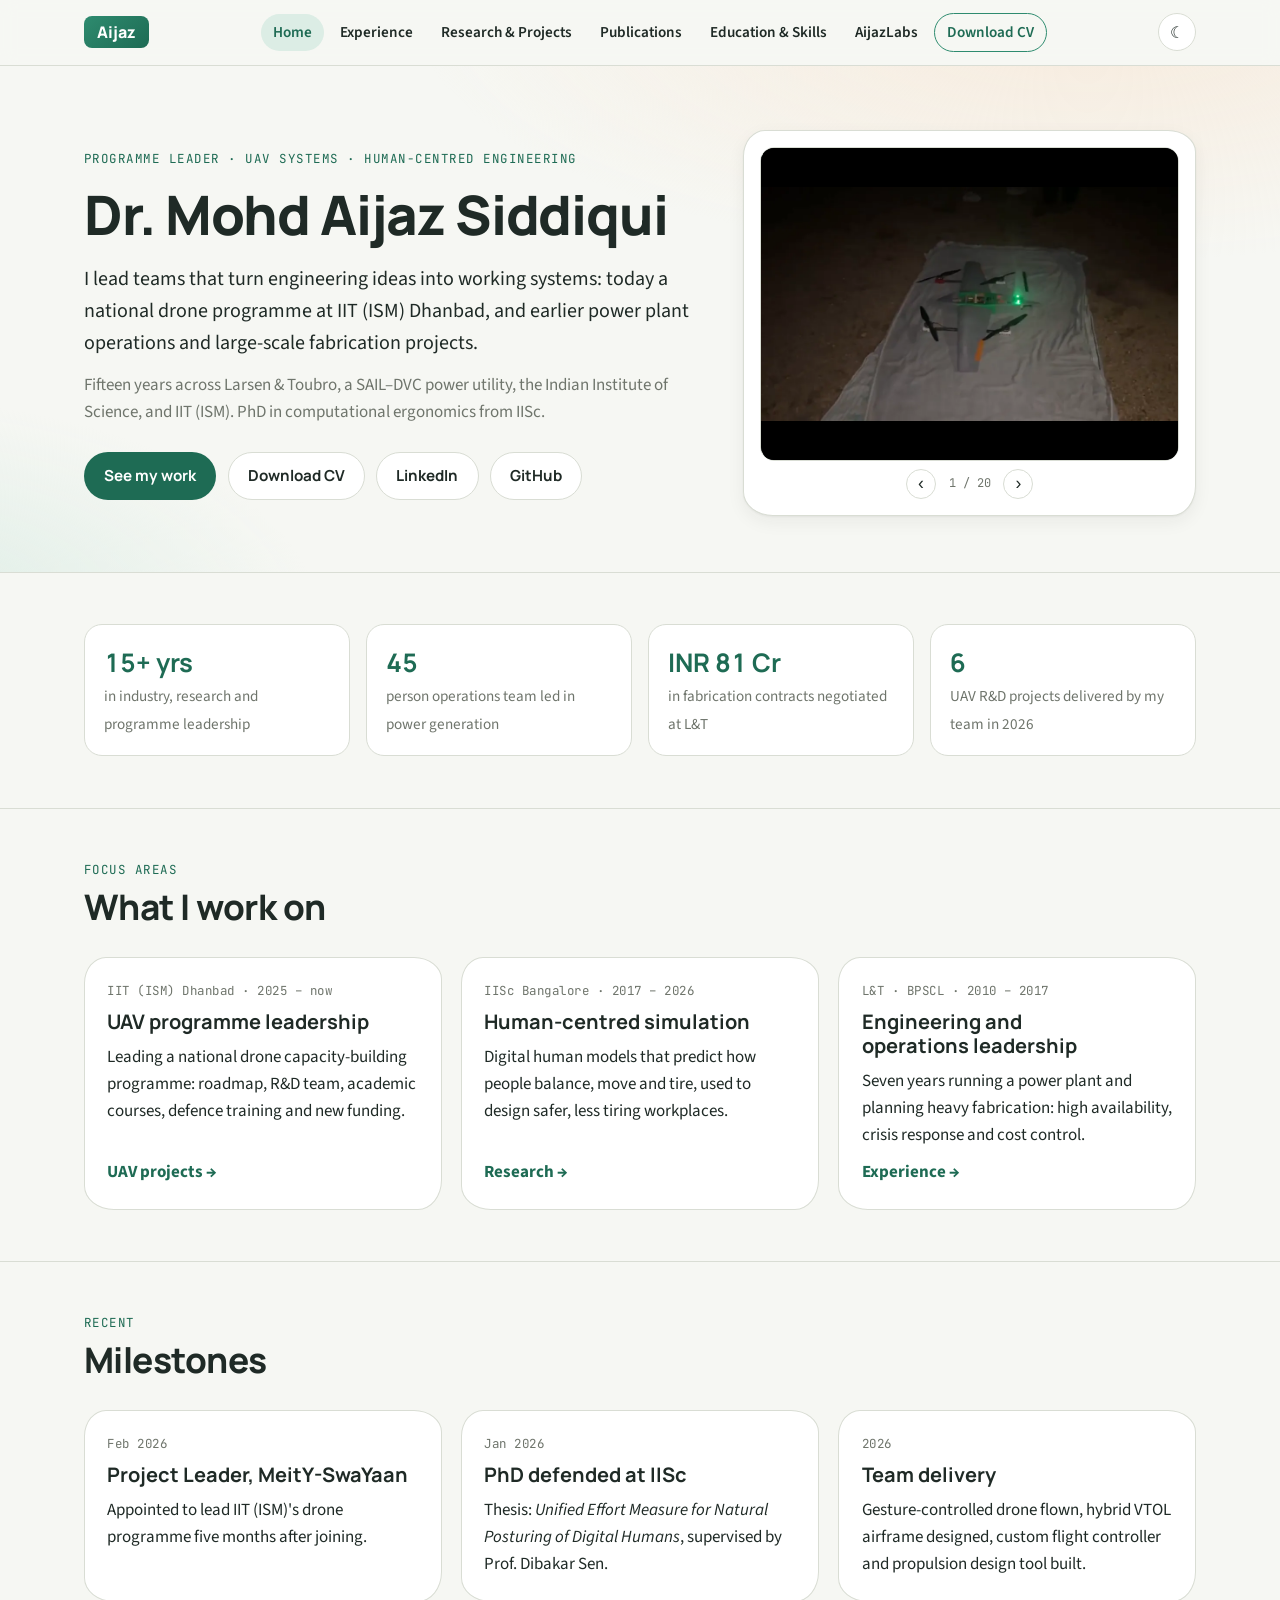
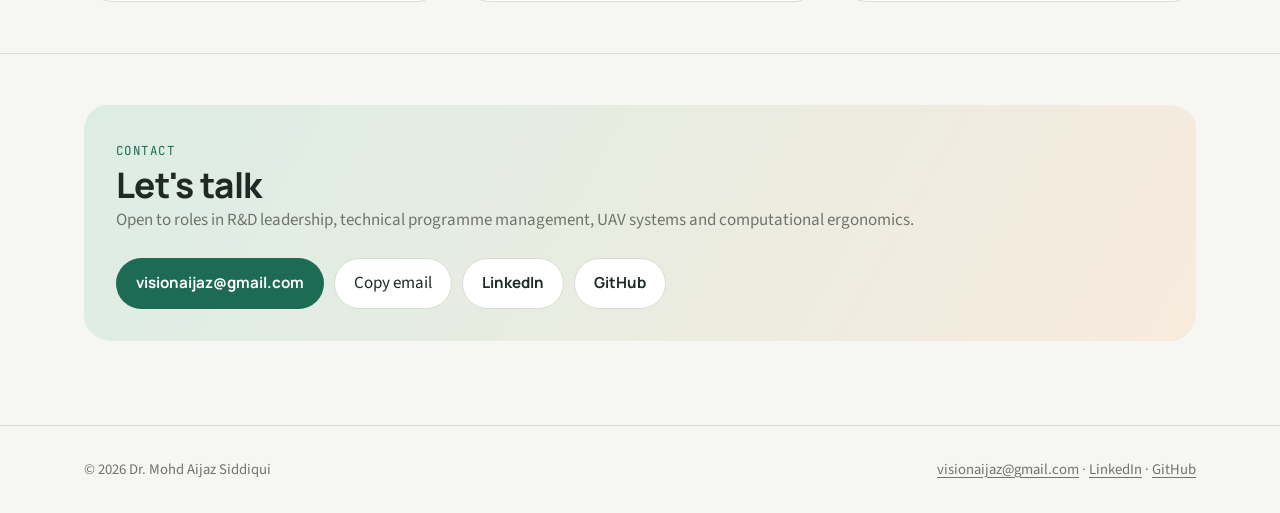
<file: index.html>
<!doctype html>
<html lang="en">
<head>
<meta charset="utf-8">
<meta name="viewport" content="width=device-width, initial-scale=1">
<title>Dr. Mohd Aijaz Siddiqui</title>
<meta name="description" content="Dr. Mohd Aijaz Siddiqui: Project Leader for UAV systems at IIT (ISM) Dhanbad, PhD (IISc) in digital human modeling, and engineering manager with 15+ years of experience.">
<link rel="preconnect" href="https://fonts.googleapis.com">
<link rel="preconnect" href="https://fonts.gstatic.com" crossorigin>
<link rel="stylesheet" href="https://fonts.googleapis.com/css2?family=JetBrains+Mono:wght@400;600&family=Manrope:wght@600;700;800&family=Source+Sans+3:ital,wght@0,400;0,600;0,700;1,400&display=swap">
<link rel="stylesheet" href="assets/style.css?v=23">
<script src="assets/site.js?v=7"></script>
</head>
<body>

<header class="site-header">
  <nav class="wrap nav" aria-label="Main">
    <a class="brand" href="index.html"><span class="brand-mark">Aijaz</span></a>
    <div class="nav-tools">
      <button class="icon-btn" id="theme-toggle" type="button" aria-label="Switch theme">☾</button>
      <button class="icon-btn menu-btn" id="menu-toggle" type="button" aria-label="Open menu" aria-expanded="false" aria-controls="nav-links">☰</button>
    </div>
    <ul class="nav-links" id="nav-links">
      <li><a href="index.html" aria-current="page">Home</a></li>
      <li><a href="experience.html">Experience</a></li>
      <li><a href="research.html">Research &amp; Projects</a></li>
      <li><a href="publications.html">Publications</a></li>
      <li><a href="skills.html">Education &amp; Skills</a></li>
      <li><a href="apps.html">AijazLabs</a></li>
      <li><a class="cv-link" href="assets/Aijaz-Siddiqui-CV.pdf">Download CV</a></li>
    </ul>
  </nav>
</header>

<main>
  <section class="hero">
    <div class="wrap hero-inner">
      <div>
        <span class="eyebrow">Programme Leader · UAV Systems · Human-Centred Engineering</span>
        <h1>Dr. Mohd Aijaz Siddiqui</h1>
        <p class="lede">I lead teams that turn engineering ideas into working systems: today a national drone programme at IIT (ISM) Dhanbad, and earlier power plant operations and large-scale fabrication projects.</p>
        <p class="sub">Fifteen years across Larsen &amp; Toubro, a SAIL–DVC power utility, the Indian Institute of Science, and IIT (ISM). PhD in computational ergonomics from IISc.</p>
        <div class="cta-row">
          <a class="btn btn-primary" href="research.html">See my work</a>
          <a class="btn btn-ghost" href="assets/Aijaz-Siddiqui-CV.pdf">Download CV</a>
          <a class="btn btn-ghost" href="https://www.linkedin.com/in/eraijaz/" target="_blank" rel="noopener">LinkedIn</a>
          <a class="btn btn-ghost" href="https://github.com/digitalAijaz" target="_blank" rel="noopener">GitHub</a>
        </div>
      </div>

      <div class="figure-card hero-show">
        <div class="slideshow" data-interval="3500" aria-roledescription="carousel" aria-label="Photos, videos and figures from my work">
          <div class="slides">
            <figure class="slide slide-dark is-active">
              <video src="assets/figures/vtol/vtol-media2.mp4" poster="assets/figures/vtol/vtol-media2-poster.webp" muted playsinline preload="metadata" aria-label="Video of the hybrid VTOL drone built by my team taking off at night"></video>
            </figure>
            <figure class="slide">
              <img data-src="assets/figures/vtol/vtol-airframe.webp" width="1400" height="1050" alt="Top view of the assembled hybrid VTOL drone">
            </figure>
            <figure class="slide slide-dark">
              <video src="assets/figures/gesture/gesture-demo.mp4" poster="assets/figures/gesture/gesture-demo-poster.webp" muted playsinline preload="none" aria-label="Video of the gesture-controlled drone flight test"></video>
            </figure>
            <figure class="slide">
              <img data-src="assets/figures/propulsion/home.webp" width="1400" height="743" alt="UAV Design Suite home screen with module tiles">
            </figure>
            <figure class="slide slide-dark">
              <video src="assets/figures/flightcontroller/fc-flight.mp4" poster="assets/figures/flightcontroller/fc-flight-poster.webp" muted playsinline preload="none" aria-label="Video of a quadcopter flying with the custom flight controller"></video>
            </figure>
            <figure class="slide">
              <img data-src="assets/figures/propulsion/live-telemetry.webp" width="1400" height="748" alt="Live telemetry dashboard connected to a flight controller">
            </figure>
            <figure class="slide slide-dark">
              <video src="assets/figures/vision/vision-19.mp4" poster="assets/figures/vision/vision-19-poster.webp" muted playsinline preload="none" aria-label="Video of a small drone tracking a person in a corridor"></video>
            </figure>
            <figure class="slide">
              <img data-src="assets/figures/forensics/aruco-pipeline.webp" width="1400" height="933" alt="Flowchart of ArUco marker detection leading to autonomous landing">
            </figure>
            <figure class="slide slide-dark">
              <video src="assets/figures/vtol/vtol-3d-printing.mp4" poster="assets/figures/vtol/vtol-3d-printing-poster.webp" muted playsinline preload="none" aria-label="Timelapse video of an airframe part being 3D printed"></video>
            </figure>
            <figure class="slide slide-dark">
              <img data-src="assets/photos/iisc-convocation-2026-ceremony.webp" width="1400" height="1050" alt="Dr. Mohd Aijaz Siddiqui receiving his PhD certificate at the IISc Convocation 2026">
            </figure>
            <figure class="slide">
              <img data-src="assets/figures/stability/experimental-setup.webp" width="1600" height="1508" alt="Participant leaning on a force platform surrounded by motion-capture cameras">
            </figure>
            <figure class="slide">
              <img data-src="assets/figures/stability/combined-perception.webp" width="1600" height="1436" alt="Grid of foot-support maps showing stable and uncomfortable regions for increasing load">
            </figure>
            <figure class="slide">
              <img data-src="assets/figures/posture/dhm-components.webp" width="1600" height="936" alt="Diagram of the digital human as body and mind connected through sensing, perception, cognition and action">
            </figure>
            <figure class="slide">
              <img data-src="assets/figures/posture/obstacle-avoidance.webp" width="1600" height="496" alt="Sequence of digital human postures reaching around an obstacle">
            </figure>
            <figure class="slide">
              <img data-src="assets/figures/workspace/stance-envelopes.webp" width="1600" height="717" alt="Top view of a person with reach envelopes for normal and wide stance">
            </figure>
            <figure class="slide">
              <img data-src="assets/figures/handpaths/hexagons-transverse.webp" width="1600" height="1013" alt="Effort map with three hexagonal sequences of reach targets and curved hand paths">
            </figure>
            <figure class="slide slide-dark">
              <video src="assets/figures/mayamanav/reach-forward-low.mp4" poster="assets/figures/mayamanav/reach-forward-low-poster.webp" muted playsinline preload="none" aria-label="Animation of the MayaManav digital human reaching a low target in front"></video>
            </figure>
            <figure class="slide slide-dark">
              <img data-src="assets/figures/mayamanav/gui-home.webp" width="1440" height="860" alt="MayaManav software window with the standing digital human">
            </figure>
            <figure class="slide slide-dark">
              <video src="assets/figures/mayamanav/reach-5kg.mp4" poster="assets/figures/mayamanav/reach-5kg-poster.webp" muted playsinline preload="none" aria-label="Animation of the digital human reaching with a 5 kg load while joint-load charts change"></video>
            </figure>
            <figure class="slide slide-dark">
              <video src="assets/figures/mayamanav/reach-across-left.mp4" poster="assets/figures/mayamanav/reach-across-left-poster.webp" muted playsinline preload="none" aria-label="Animation of the digital human reaching across its body"></video>
            </figure>
          </div>
          <div class="slide-bar slide-bar-compact">
            <button class="slide-btn" type="button" data-dir="-1" aria-label="Previous figure">‹</button>
            <span class="slide-count">1 / 20</span>
            <button class="slide-btn" type="button" data-dir="1" aria-label="Next figure">›</button>
          </div>
        </div>
      </div>
    </div>
  </section>

  <section class="block">
    <div class="wrap">
      <div class="stats">
        <div class="stat"><b>15+ yrs</b><span>in industry, research and programme leadership</span></div>
        <div class="stat"><b>45</b><span>person operations team led in power generation</span></div>
        <div class="stat"><b>INR 81 Cr</b><span>in fabrication contracts negotiated at L&amp;T</span></div>
        <div class="stat"><b>6</b><span>UAV R&amp;D projects delivered by my team in 2026</span></div>
      </div>
    </div>
  </section>

  <section class="block">
    <div class="wrap">
      <div class="section-head">
        <span class="eyebrow">Focus areas</span>
        <h2>What I work on</h2>
      </div>
      <div class="grid-3">
        <article class="card">
          <span class="meta">IIT (ISM) Dhanbad · 2025 – now</span>
          <h3>UAV programme leadership</h3>
          <p>Leading a national drone capacity-building programme: roadmap, R&amp;D team, academic courses, defence training and new funding.</p>
          <a class="more" href="research.html#uav">UAV projects →</a>
        </article>
        <article class="card">
          <span class="meta">IISc Bangalore · 2017 – 2026</span>
          <h3>Human-centred simulation</h3>
          <p>Digital human models that predict how people balance, move and tire, used to design safer, less tiring workplaces.</p>
          <a class="more" href="research.html#dhm">Research →</a>
        </article>
        <article class="card">
          <span class="meta">L&amp;T · BPSCL · 2010 – 2017</span>
          <h3>Engineering and operations leadership</h3>
          <p>Seven years running a power plant and planning heavy fabrication: high availability, crisis response and cost control.</p>
          <a class="more" href="experience.html">Experience →</a>
        </article>
      </div>
    </div>
  </section>

  <section class="block">
    <div class="wrap">
      <div class="section-head">
        <span class="eyebrow">Recent</span>
        <h2>Milestones</h2>
      </div>
      <div class="grid-3">
        <article class="card">
          <span class="meta">Feb 2026</span>
          <h3>Project Leader, MeitY-SwaYaan</h3>
          <p>Appointed to lead IIT (ISM)'s drone programme five months after joining.</p>
        </article>
        <article class="card">
          <span class="meta">Jan 2026</span>
          <h3>PhD defended at IISc</h3>
          <p>Thesis: <em>Unified Effort Measure for Natural Posturing of Digital Humans</em>, supervised by Prof. Dibakar Sen.</p>
        </article>
        <article class="card">
          <span class="meta">2026</span>
          <h3>Team delivery</h3>
          <p>Gesture-controlled drone flown, hybrid VTOL airframe designed, custom flight controller and propulsion design tool built.</p>
        </article>
      </div>
    </div>
  </section>

  <section class="block" id="contact">
    <div class="wrap">
      <div class="contact-band">
        <div>
          <span class="eyebrow">Contact</span>
          <h2>Let's talk</h2>
          <p class="muted">Open to roles in R&amp;D leadership, technical programme management, UAV systems and computational ergonomics.</p>
        </div>
        <div class="contact-list">
          <a class="btn btn-primary" href="mailto:visionaijaz@gmail.com">visionaijaz@gmail.com</a>
          <button class="btn btn-ghost copy-btn" type="button" data-copy="visionaijaz@gmail.com">Copy email</button>
          <a class="btn btn-ghost" href="https://www.linkedin.com/in/eraijaz/" target="_blank" rel="noopener">LinkedIn</a>
          <a class="btn btn-ghost" href="https://github.com/digitalAijaz" target="_blank" rel="noopener">GitHub</a>
        </div>
      </div>
    </div>
  </section>
</main>

<footer class="site-footer">
  <div class="wrap">
    <span>© <span id="year">2026</span> Dr. Mohd Aijaz Siddiqui</span>
    <span><a href="mailto:visionaijaz@gmail.com">visionaijaz@gmail.com</a> · <a href="https://www.linkedin.com/in/eraijaz/" target="_blank" rel="noopener">LinkedIn</a> · <a href="https://github.com/digitalAijaz" target="_blank" rel="noopener">GitHub</a></span>
  </div>
</footer>
</body>
</html>
</file>
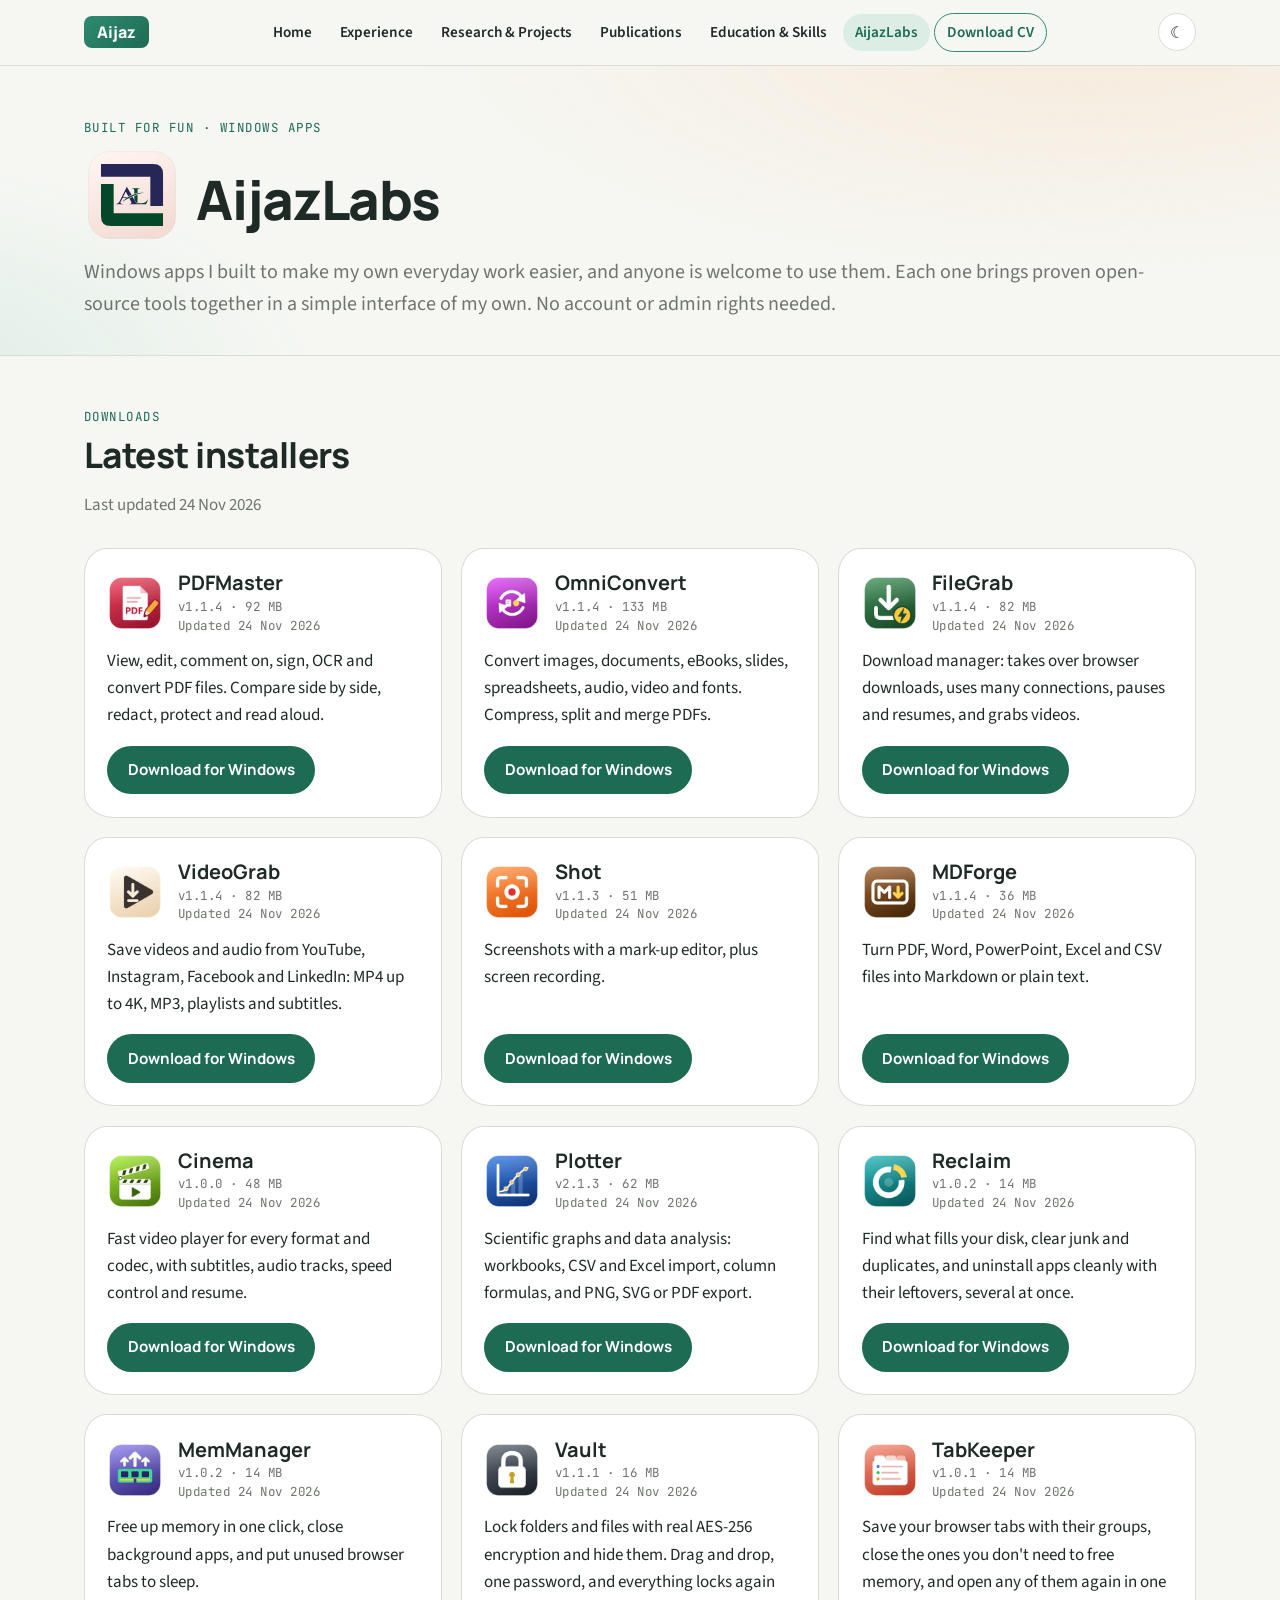
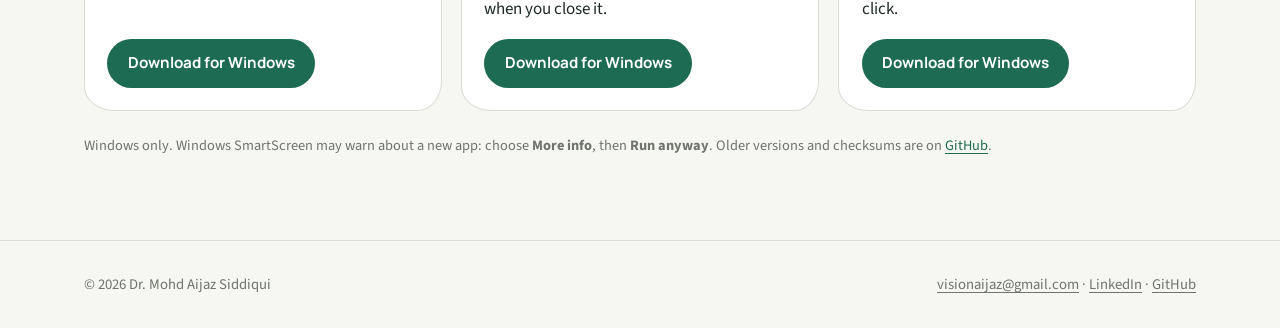
<file: apps.html>
<!doctype html>
<html lang="en">
<head>
<meta charset="utf-8">
<meta name="viewport" content="width=device-width, initial-scale=1">
<title>Apps · Dr. Mohd Aijaz Siddiqui</title>
<meta name="description" content="Windows apps I build for fun under the AijazLabs name: PDF editor, file converter, downloaders, video player, plotter, folder locker, tab saver and more. Always the latest installers.">
<link rel="preconnect" href="https://fonts.googleapis.com">
<link rel="preconnect" href="https://fonts.gstatic.com" crossorigin>
<link rel="stylesheet" href="https://fonts.googleapis.com/css2?family=JetBrains+Mono:wght@400;600&family=Manrope:wght@600;700;800&family=Source+Sans+3:ital,wght@0,400;0,600;0,700;1,400&display=swap">
<link rel="stylesheet" href="assets/style.css?v=23">
<script src="assets/site.js?v=7"></script>
<script src="assets/apps.js?v=4" defer></script>
</head>
<body>

<header class="site-header">
  <nav class="wrap nav" aria-label="Main">
    <a class="brand" href="index.html"><span class="brand-mark">Aijaz</span></a>
    <div class="nav-tools">
      <button class="icon-btn" id="theme-toggle" type="button" aria-label="Switch theme">☾</button>
      <button class="icon-btn menu-btn" id="menu-toggle" type="button" aria-label="Open menu" aria-expanded="false" aria-controls="nav-links">☰</button>
    </div>
    <ul class="nav-links" id="nav-links">
      <li><a href="index.html">Home</a></li>
      <li><a href="experience.html">Experience</a></li>
      <li><a href="research.html">Research &amp; Projects</a></li>
      <li><a href="publications.html">Publications</a></li>
      <li><a href="skills.html">Education &amp; Skills</a></li>
      <li><a href="apps.html" aria-current="page">AijazLabs</a></li>
      <li><a class="cv-link" href="assets/Aijaz-Siddiqui-CV.pdf">Download CV</a></li>
    </ul>
  </nav>
</header>

<main>
  <section class="hero page-hero">
    <div class="wrap">
      <span class="eyebrow">Built for fun · Windows apps</span>
      <div class="lab-title">
        <img src="assets/aijazlabs-logo.svg" width="96" height="96" alt="AijazLabs logo">
        <h1>AijazLabs</h1>
      </div>
      <p>Windows apps I built to make my own everyday work easier, and anyone is welcome to use them. Each one brings proven open-source tools together in a simple interface of my own. No account or admin rights needed.</p>
    </div>
  </section>

  <section class="block">
    <div class="wrap">
      <div class="section-head">
        <span class="eyebrow">Downloads</span>
        <h2>Latest installers</h2>
        <p class="muted app-status">Last updated <time id="app-updated" datetime="2026-11-24">24 Nov 2026</time></p>
      </div>
      <div class="grid-3 app-grid" id="app-grid">
        <article class="card app-card" data-app="AijazPDFMaster">
          <div class="app-head">
            <img src="assets/apps/AijazPDFMaster.webp" width="56" height="56" alt="" loading="lazy">
            <div><h3>PDFMaster</h3><span class="meta app-ver">v1.1.4 · 92 MB
Updated 24 Nov 2026</span></div>
          </div>
          <p>View, edit, comment on, sign, OCR and convert PDF files. Compare side by side, redact, protect and read aloud.</p>
          <a class="btn btn-primary app-dl" href="https://github.com/digitalAijaz/AijazLabs-Installers/releases/download/updates-2026.11.24-2235/AijazPDFMaster-Setup-1.1.4.exe">Download for Windows</a>
        </article>
        <article class="card app-card" data-app="AijazOmniConvert">
          <div class="app-head">
            <img src="assets/apps/AijazOmniConvert.webp" width="56" height="56" alt="" loading="lazy">
            <div><h3>OmniConvert</h3><span class="meta app-ver">v1.1.4 · 133 MB
Updated 24 Nov 2026</span></div>
          </div>
          <p>Convert images, documents, eBooks, slides, spreadsheets, audio, video and fonts. Compress, split and merge PDFs.</p>
          <a class="btn btn-primary app-dl" href="https://github.com/digitalAijaz/AijazLabs-Installers/releases/download/updates-2026.11.24-2235/AijazOmniConvert-Setup-1.1.4.exe">Download for Windows</a>
        </article>
        <article class="card app-card" data-app="AijazFileGrab">
          <div class="app-head">
            <img src="assets/apps/AijazFileGrab.webp" width="56" height="56" alt="" loading="lazy">
            <div><h3>FileGrab</h3><span class="meta app-ver">v1.1.4 · 82 MB
Updated 24 Nov 2026</span></div>
          </div>
          <p>Download manager: takes over browser downloads, uses many connections, pauses and resumes, and grabs videos.</p>
          <a class="btn btn-primary app-dl" href="https://github.com/digitalAijaz/AijazLabs-Installers/releases/download/updates-2026.11.24-2235/AijazFileGrab-Setup-1.1.4.exe">Download for Windows</a>
        </article>
        <article class="card app-card" data-app="AijazVideoGrab">
          <div class="app-head">
            <img src="assets/apps/AijazVideoGrab.webp" width="56" height="56" alt="" loading="lazy">
            <div><h3>VideoGrab</h3><span class="meta app-ver">v1.1.4 · 82 MB
Updated 24 Nov 2026</span></div>
          </div>
          <p>Save videos and audio from YouTube, Instagram, Facebook and LinkedIn: MP4 up to 4K, MP3, playlists and subtitles.</p>
          <a class="btn btn-primary app-dl" href="https://github.com/digitalAijaz/AijazLabs-Installers/releases/download/updates-2026.11.24-2235/AijazVideoGrab-Setup-1.1.4.exe">Download for Windows</a>
        </article>
        <article class="card app-card" data-app="AijazShot">
          <div class="app-head">
            <img src="assets/apps/AijazShot.webp" width="56" height="56" alt="" loading="lazy">
            <div><h3>Shot</h3><span class="meta app-ver">v1.1.3 · 51 MB
Updated 24 Nov 2026</span></div>
          </div>
          <p>Screenshots with a mark-up editor, plus screen recording.</p>
          <a class="btn btn-primary app-dl" href="https://github.com/digitalAijaz/AijazLabs-Installers/releases/download/updates-2026.11.24-1354/AijazShot-Setup-1.1.3.exe">Download for Windows</a>
        </article>
        <article class="card app-card" data-app="AijazMDForge">
          <div class="app-head">
            <img src="assets/apps/AijazMDForge.webp" width="56" height="56" alt="" loading="lazy">
            <div><h3>MDForge</h3><span class="meta app-ver">v1.1.4 · 36 MB
Updated 24 Nov 2026</span></div>
          </div>
          <p>Turn PDF, Word, PowerPoint, Excel and CSV files into Markdown or plain text.</p>
          <a class="btn btn-primary app-dl" href="https://github.com/digitalAijaz/AijazLabs-Installers/releases/download/updates-2026.11.24-2235/AijazMDForge-Setup-1.1.4.exe">Download for Windows</a>
        </article>
        <article class="card app-card" data-app="AijazCinema">
          <div class="app-head">
            <img src="assets/apps/AijazCinema.webp" width="56" height="56" alt="" loading="lazy">
            <div><h3>Cinema</h3><span class="meta app-ver">v1.0.0 · 48 MB
Updated 24 Nov 2026</span></div>
          </div>
          <p>Fast video player for every format and codec, with subtitles, audio tracks, speed control and resume.</p>
          <a class="btn btn-primary app-dl" href="https://github.com/digitalAijaz/AijazLabs-Installers/releases/download/updates-2026.11.24-1527/AijazCinema-Setup-1.0.0.exe">Download for Windows</a>
        </article>
        <article class="card app-card" data-app="AijazPlotter">
          <div class="app-head">
            <img src="assets/apps/AijazPlotter.webp" width="56" height="56" alt="" loading="lazy">
            <div><h3>Plotter</h3><span class="meta app-ver">v2.1.3 · 62 MB
Updated 24 Nov 2026</span></div>
          </div>
          <p>Scientific graphs and data analysis: workbooks, CSV and Excel import, column formulas, and PNG, SVG or PDF export.</p>
          <a class="btn btn-primary app-dl" href="https://github.com/digitalAijaz/AijazLabs-Installers/releases/download/updates-2026.11.24-2235/AijazPlotter-Setup-2.1.3.exe">Download for Windows</a>
        </article>
        <article class="card app-card" data-app="AijazReclaim">
          <div class="app-head">
            <img src="assets/apps/AijazReclaim.webp" width="56" height="56" alt="" loading="lazy">
            <div><h3>Reclaim</h3><span class="meta app-ver">v1.0.2 · 14 MB
Updated 24 Nov 2026</span></div>
          </div>
          <p>Find what fills your disk, clear junk and duplicates, and uninstall apps cleanly with their leftovers, several at once.</p>
          <a class="btn btn-primary app-dl" href="https://github.com/digitalAijaz/AijazLabs-Installers/releases/download/updates-2026.11.24-2235/AijazReclaim-Setup-1.0.2.exe">Download for Windows</a>
        </article>
        <article class="card app-card" data-app="AijazMemManager">
          <div class="app-head">
            <img src="assets/apps/AijazMemManager.webp" width="56" height="56" alt="" loading="lazy">
            <div><h3>MemManager</h3><span class="meta app-ver">v1.0.2 · 14 MB
Updated 24 Nov 2026</span></div>
          </div>
          <p>Free up memory in one click, close background apps, and put unused browser tabs to sleep.</p>
          <a class="btn btn-primary app-dl" href="https://github.com/digitalAijaz/AijazLabs-Installers/releases/download/updates-2026.11.24-1354/AijazMemManager-Setup-1.0.2.exe">Download for Windows</a>
        </article>
        <article class="card app-card" data-app="AijazVault">
          <div class="app-head">
            <img src="assets/apps/AijazVault.webp" width="56" height="56" alt="" loading="lazy">
            <div><h3>Vault</h3><span class="meta app-ver">v1.1.1 · 16 MB
Updated 24 Nov 2026</span></div>
          </div>
          <p>Lock folders and files with real AES-256 encryption and hide them. Drag and drop, one password, and everything locks again when you close it.</p>
          <a class="btn btn-primary app-dl" href="https://github.com/digitalAijaz/AijazLabs-Installers/releases/download/updates-2026.11.24-2235/AijazVault-Setup-1.1.1.exe">Download for Windows</a>
        </article>
        <article class="card app-card" data-app="AijazTabKeeper">
          <div class="app-head">
            <img src="assets/apps/AijazTabKeeper.webp" width="56" height="56" alt="" loading="lazy">
            <div><h3>TabKeeper</h3><span class="meta app-ver">v1.0.1 · 14 MB
Updated 24 Nov 2026</span></div>
          </div>
          <p>Save your browser tabs with their groups, close the ones you don't need to free memory, and open any of them again in one click.</p>
          <a class="btn btn-primary app-dl" href="https://github.com/digitalAijaz/AijazLabs-Installers/releases/download/updates-2026.11.24-2235/AijazTabKeeper-Setup-1.0.1.exe">Download for Windows</a>
        </article>
      </div>
      <p class="muted small app-note">Windows only. Windows SmartScreen may warn about a new app: choose <b>More info</b>, then <b>Run anyway</b>. Older versions and checksums are on <a href="https://github.com/digitalAijaz/AijazLabs-Installers/releases" target="_blank" rel="noopener">GitHub</a>.</p>
    </div>
  </section>
</main>

<footer class="site-footer">
  <div class="wrap">
    <span>© <span id="year">2026</span> Dr. Mohd Aijaz Siddiqui</span>
    <span><a href="mailto:visionaijaz@gmail.com">visionaijaz@gmail.com</a> · <a href="https://www.linkedin.com/in/eraijaz/" target="_blank" rel="noopener">LinkedIn</a> · <a href="https://github.com/digitalAijaz" target="_blank" rel="noopener">GitHub</a></span>
  </div>
</footer>
</body>
</html>
</file>
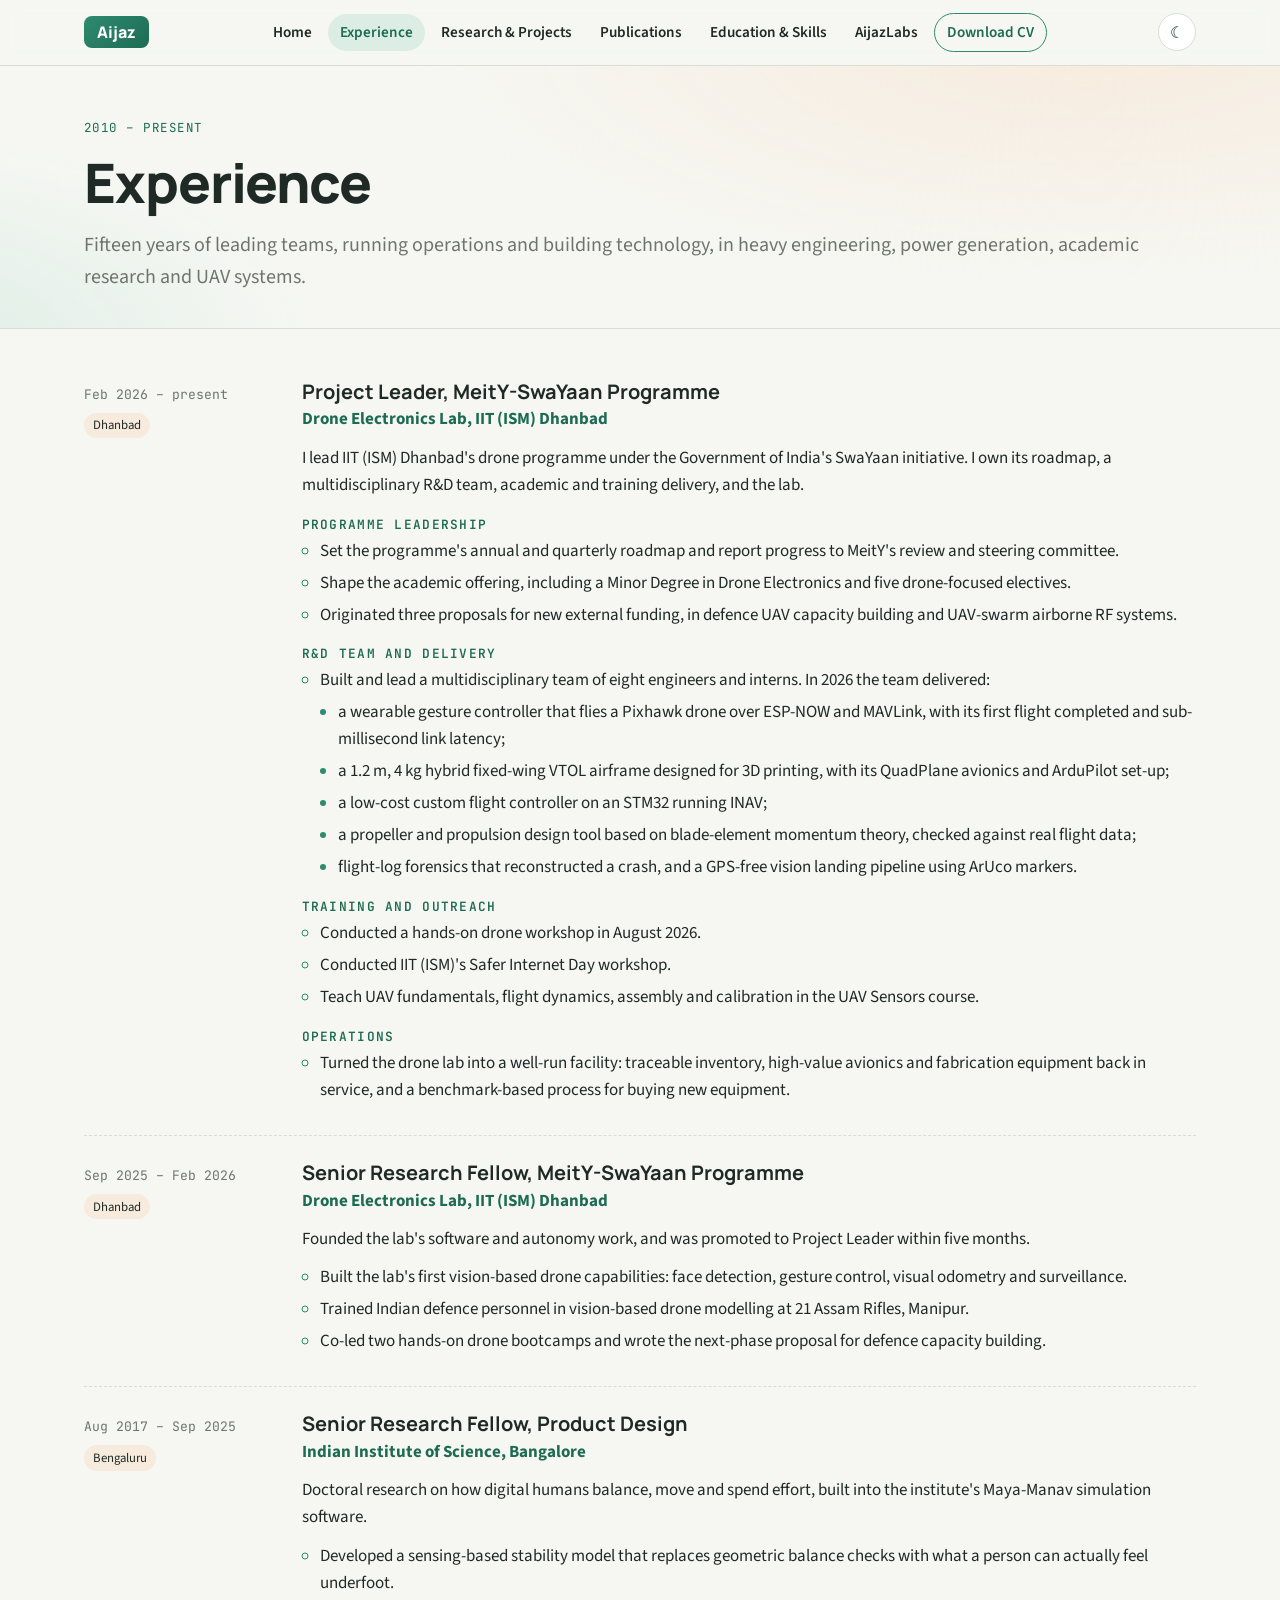
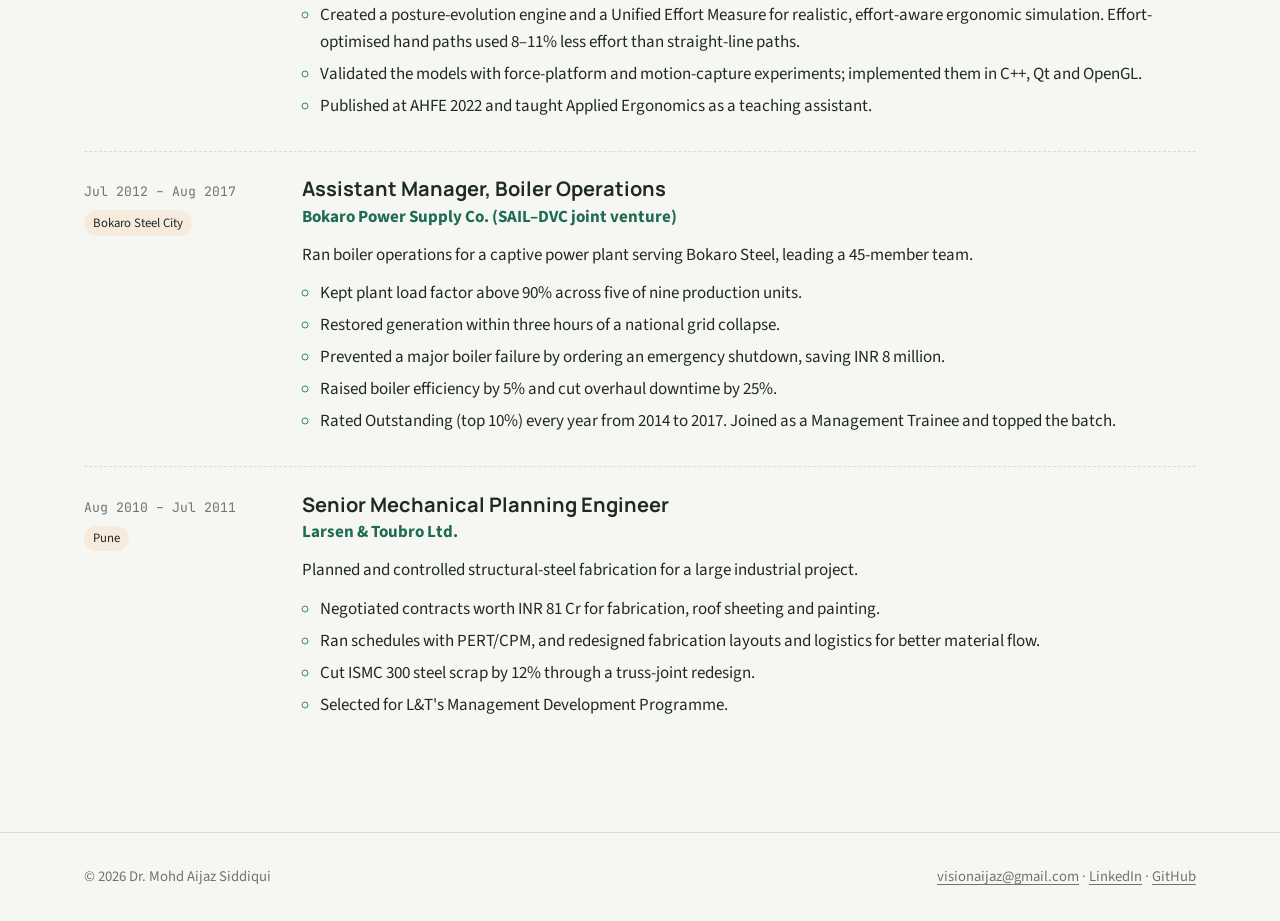
<file: experience.html>
<!doctype html>
<html lang="en">
<head>
<meta charset="utf-8">
<meta name="viewport" content="width=device-width, initial-scale=1">
<title>Experience · Aijaz Siddiqui</title>
<meta name="description" content="Professional experience of Dr. Mohd Aijaz Siddiqui across UAV programme leadership, digital human modeling R&amp;D, power plant operations and project planning.">
<link rel="preconnect" href="https://fonts.googleapis.com">
<link rel="preconnect" href="https://fonts.gstatic.com" crossorigin>
<link rel="stylesheet" href="https://fonts.googleapis.com/css2?family=JetBrains+Mono:wght@400;600&family=Manrope:wght@600;700;800&family=Source+Sans+3:ital,wght@0,400;0,600;0,700;1,400&display=swap">
<link rel="stylesheet" href="assets/style.css?v=23">
<script src="assets/site.js?v=7"></script>
</head>
<body>

<header class="site-header">
  <nav class="wrap nav" aria-label="Main">
    <a class="brand" href="index.html"><span class="brand-mark">Aijaz</span></a>
    <div class="nav-tools">
      <button class="icon-btn" id="theme-toggle" type="button" aria-label="Switch theme">☾</button>
      <button class="icon-btn menu-btn" id="menu-toggle" type="button" aria-label="Open menu" aria-expanded="false" aria-controls="nav-links">☰</button>
    </div>
    <ul class="nav-links" id="nav-links">
      <li><a href="index.html">Home</a></li>
      <li><a href="experience.html" aria-current="page">Experience</a></li>
      <li><a href="research.html">Research &amp; Projects</a></li>
      <li><a href="publications.html">Publications</a></li>
      <li><a href="skills.html">Education &amp; Skills</a></li>
      <li><a href="apps.html">AijazLabs</a></li>
      <li><a class="cv-link" href="assets/Aijaz-Siddiqui-CV.pdf">Download CV</a></li>
    </ul>
  </nav>
</header>

<main>
  <section class="hero page-hero">
    <div class="wrap">
      <span class="eyebrow">2010 – present</span>
      <h1>Experience</h1>
      <p>Fifteen years of leading teams, running operations and building technology, in heavy engineering, power generation, academic research and UAV systems.</p>
    </div>
  </section>

  <section class="block">
    <div class="wrap">
      <ol class="timeline">

        <li class="role">
          <div class="role-when">Feb 2026 – present<br><span class="org-pill">Dhanbad</span></div>
          <div>
            <h3>Project Leader, MeitY-SwaYaan Programme</h3>
            <div class="org">Drone Electronics Lab, IIT (ISM) Dhanbad</div>
            <p class="role-summary">I lead IIT (ISM) Dhanbad's drone programme under the Government of India's SwaYaan initiative. I own its roadmap, a multidisciplinary R&amp;D team, academic and training delivery, and the lab.</p>

            <h4>Programme leadership</h4>
            <ul>
              <li>Set the programme's annual and quarterly roadmap and report progress to MeitY's review and steering committee.</li>
              <li>Shape the academic offering, including a Minor Degree in Drone Electronics and five drone-focused electives.</li>
              <li>Originated three proposals for new external funding, in defence UAV capacity building and UAV-swarm airborne RF systems.</li>
            </ul>

            <h4>R&amp;D team and delivery</h4>
            <ul>
              <li>Built and lead a multidisciplinary team of eight engineers and interns. In 2026 the team delivered:
                <ul>
                  <li>a wearable gesture controller that flies a Pixhawk drone over ESP-NOW and MAVLink, with its first flight completed and sub-millisecond link latency;</li>
                  <li>a 1.2 m, 4 kg hybrid fixed-wing VTOL airframe designed for 3D printing, with its QuadPlane avionics and ArduPilot set-up;</li>
                  <li>a low-cost custom flight controller on an STM32 running INAV;</li>
                  <li>a propeller and propulsion design tool based on blade-element momentum theory, checked against real flight data;</li>
                  <li>flight-log forensics that reconstructed a crash, and a GPS-free vision landing pipeline using ArUco markers.</li>
                </ul>
              </li>
            </ul>

            <h4>Training and outreach</h4>
            <ul>
              <li>Conducted a hands-on drone workshop in August 2026.</li>
              <li>Conducted IIT (ISM)'s Safer Internet Day workshop.</li>
              <li>Teach UAV fundamentals, flight dynamics, assembly and calibration in the UAV Sensors course.</li>
            </ul>

            <h4>Operations</h4>
            <ul>
              <li>Turned the drone lab into a well-run facility: traceable inventory, high-value avionics and fabrication equipment back in service, and a benchmark-based process for buying new equipment.</li>
            </ul>
          </div>
        </li>

        <li class="role">
          <div class="role-when">Sep 2025 – Feb 2026<br><span class="org-pill">Dhanbad</span></div>
          <div>
            <h3>Senior Research Fellow, MeitY-SwaYaan Programme</h3>
            <div class="org">Drone Electronics Lab, IIT (ISM) Dhanbad</div>
            <p class="role-summary">Founded the lab's software and autonomy work, and was promoted to Project Leader within five months.</p>
            <ul>
              <li>Built the lab's first vision-based drone capabilities: face detection, gesture control, visual odometry and surveillance.</li>
              <li>Trained Indian defence personnel in vision-based drone modelling at 21 Assam Rifles, Manipur.</li>
              <li>Co-led two hands-on drone bootcamps and wrote the next-phase proposal for defence capacity building.</li>
            </ul>
          </div>
        </li>

        <li class="role">
          <div class="role-when">Aug 2017 – Sep 2025<br><span class="org-pill">Bengaluru</span></div>
          <div>
            <h3>Senior Research Fellow, Product Design</h3>
            <div class="org">Indian Institute of Science, Bangalore</div>
            <p class="role-summary">Doctoral research on how digital humans balance, move and spend effort, built into the institute's Maya-Manav simulation software.</p>
            <ul>
              <li>Developed a sensing-based stability model that replaces geometric balance checks with what a person can actually feel underfoot.</li>
              <li>Created a posture-evolution engine and a Unified Effort Measure for realistic, effort-aware ergonomic simulation. Effort-optimised hand paths used 8–11% less effort than straight-line paths.</li>
              <li>Validated the models with force-platform and motion-capture experiments; implemented them in C++, Qt and OpenGL.</li>
              <li>Published at AHFE 2022 and taught Applied Ergonomics as a teaching assistant.</li>
            </ul>
          </div>
        </li>

        <li class="role">
          <div class="role-when">Jul 2012 – Aug 2017<br><span class="org-pill">Bokaro Steel City</span></div>
          <div>
            <h3>Assistant Manager, Boiler Operations</h3>
            <div class="org">Bokaro Power Supply Co. (SAIL–DVC joint venture)</div>
            <p class="role-summary">Ran boiler operations for a captive power plant serving Bokaro Steel, leading a 45-member team.</p>
            <ul>
              <li>Kept plant load factor above 90% across five of nine production units.</li>
              <li>Restored generation within three hours of a national grid collapse.</li>
              <li>Prevented a major boiler failure by ordering an emergency shutdown, saving INR 8 million.</li>
              <li>Raised boiler efficiency by 5% and cut overhaul downtime by 25%.</li>
              <li>Rated Outstanding (top 10%) every year from 2014 to 2017. Joined as a Management Trainee and topped the batch.</li>
            </ul>
          </div>
        </li>

        <li class="role">
          <div class="role-when">Aug 2010 – Jul 2011<br><span class="org-pill">Pune</span></div>
          <div>
            <h3>Senior Mechanical Planning Engineer</h3>
            <div class="org">Larsen &amp; Toubro Ltd.</div>
            <p class="role-summary">Planned and controlled structural-steel fabrication for a large industrial project.</p>
            <ul>
              <li>Negotiated contracts worth INR 81 Cr for fabrication, roof sheeting and painting.</li>
              <li>Ran schedules with PERT/CPM, and redesigned fabrication layouts and logistics for better material flow.</li>
              <li>Cut ISMC 300 steel scrap by 12% through a truss-joint redesign.</li>
              <li>Selected for L&amp;T's Management Development Programme.</li>
            </ul>
          </div>
        </li>

      </ol>
    </div>
  </section>
</main>

<footer class="site-footer">
  <div class="wrap">
    <span>© <span id="year">2026</span> Dr. Mohd Aijaz Siddiqui</span>
    <span><a href="mailto:visionaijaz@gmail.com">visionaijaz@gmail.com</a> · <a href="https://www.linkedin.com/in/eraijaz/" target="_blank" rel="noopener">LinkedIn</a> · <a href="https://github.com/digitalAijaz" target="_blank" rel="noopener">GitHub</a></span>
  </div>
</footer>
</body>
</html>
</file>
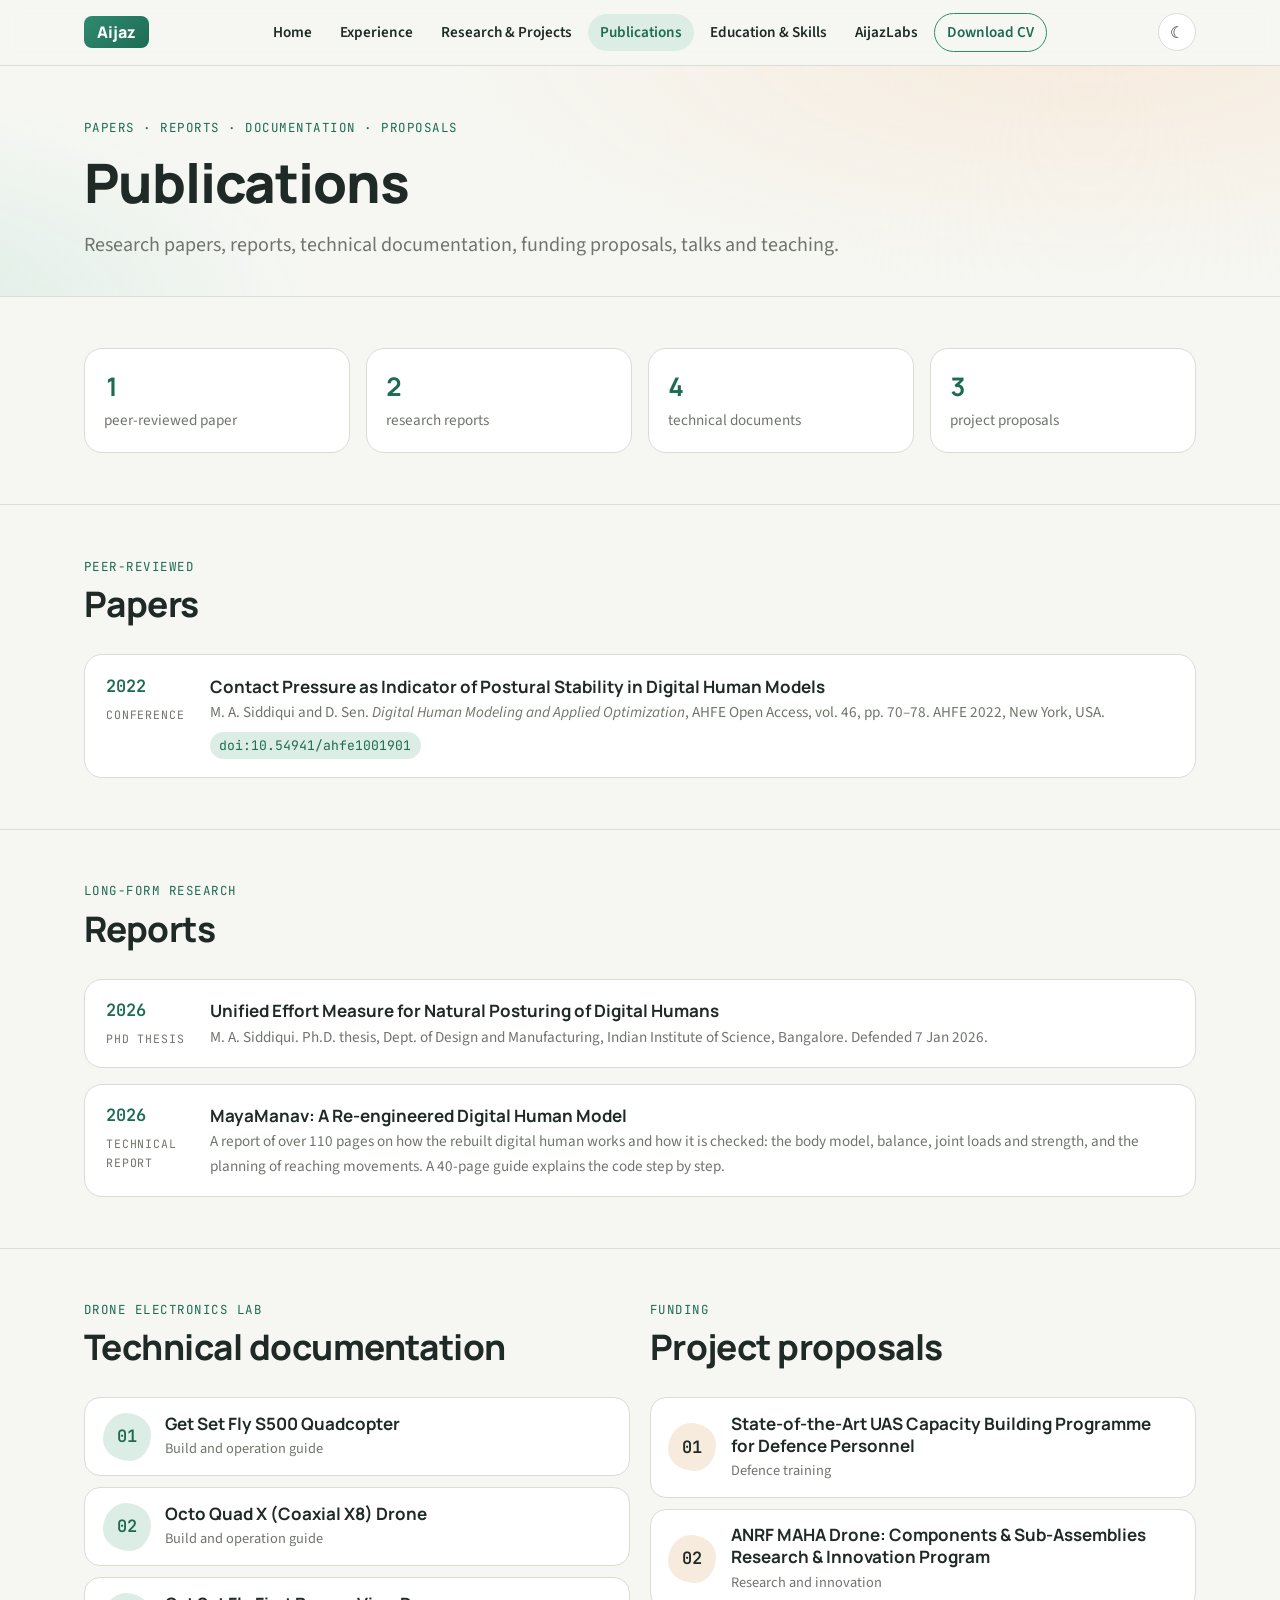
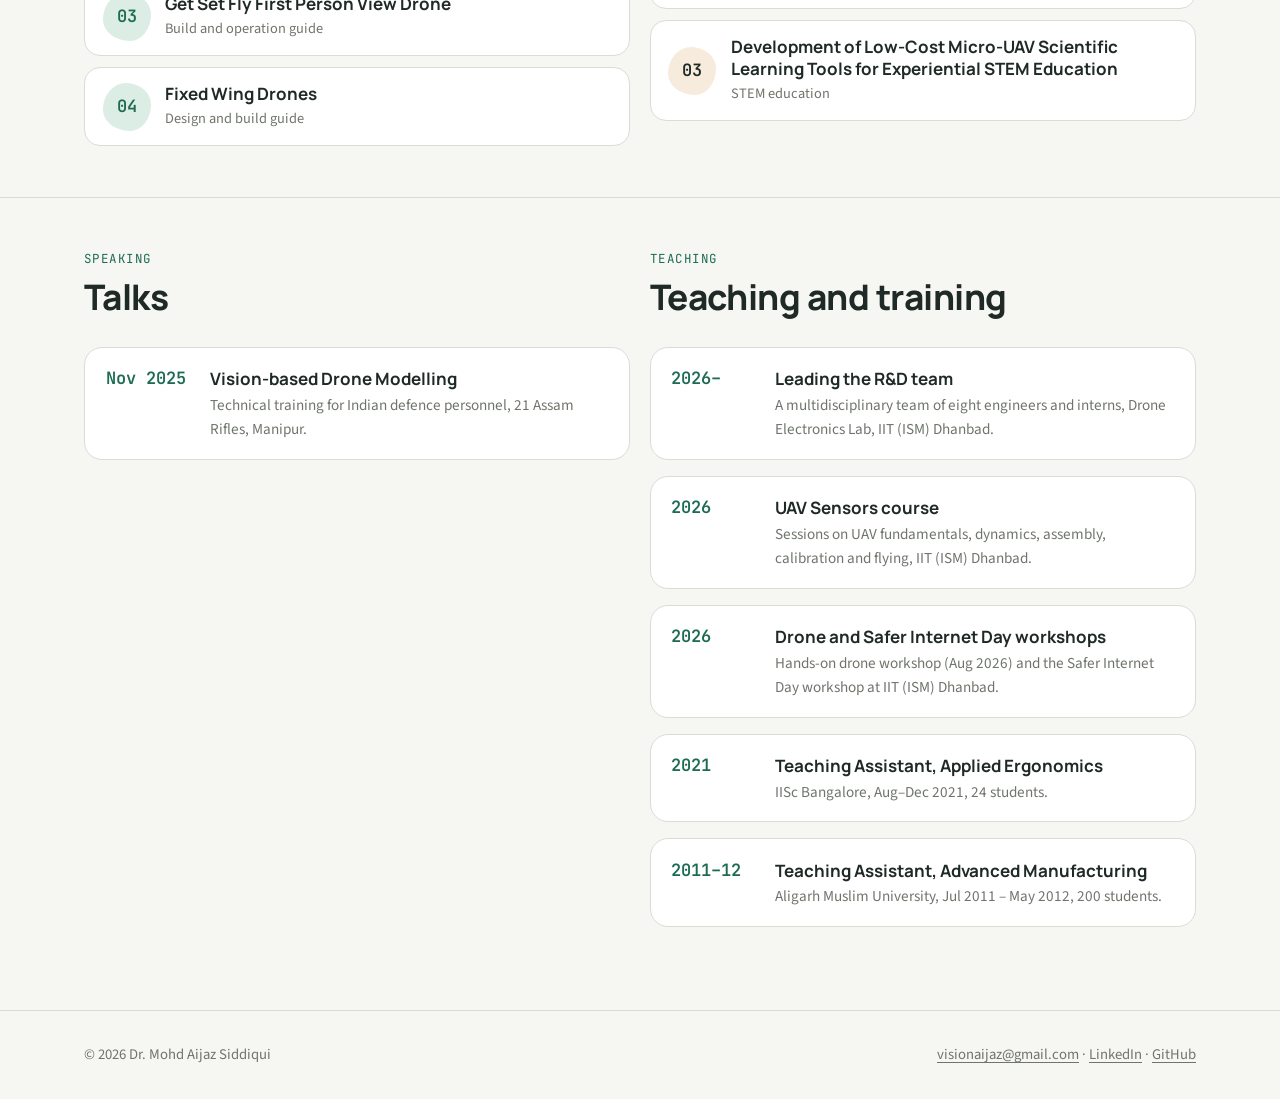
<file: publications.html>
<!doctype html>
<html lang="en">
<head>
<meta charset="utf-8">
<meta name="viewport" content="width=device-width, initial-scale=1">
<title>Publications · Aijaz Siddiqui</title>
<meta name="description" content="Papers, reports, technical documentation, project proposals, talks and teaching of Dr. Mohd Aijaz Siddiqui.">
<link rel="preconnect" href="https://fonts.googleapis.com">
<link rel="preconnect" href="https://fonts.gstatic.com" crossorigin>
<link rel="stylesheet" href="https://fonts.googleapis.com/css2?family=JetBrains+Mono:wght@400;600&family=Manrope:wght@600;700;800&family=Source+Sans+3:ital,wght@0,400;0,600;0,700;1,400&display=swap">
<link rel="stylesheet" href="assets/style.css?v=23">
<script src="assets/site.js?v=7"></script>
</head>
<body>

<header class="site-header">
  <nav class="wrap nav" aria-label="Main">
    <a class="brand" href="index.html"><span class="brand-mark">Aijaz</span></a>
    <div class="nav-tools">
      <button class="icon-btn" id="theme-toggle" type="button" aria-label="Switch theme">☾</button>
      <button class="icon-btn menu-btn" id="menu-toggle" type="button" aria-label="Open menu" aria-expanded="false" aria-controls="nav-links">☰</button>
    </div>
    <ul class="nav-links" id="nav-links">
      <li><a href="index.html">Home</a></li>
      <li><a href="experience.html">Experience</a></li>
      <li><a href="research.html">Research &amp; Projects</a></li>
      <li><a href="publications.html" aria-current="page">Publications</a></li>
      <li><a href="skills.html">Education &amp; Skills</a></li>
      <li><a href="apps.html">AijazLabs</a></li>
      <li><a class="cv-link" href="assets/Aijaz-Siddiqui-CV.pdf">Download CV</a></li>
    </ul>
  </nav>
</header>

<main>
  <section class="hero page-hero">
    <div class="wrap">
      <span class="eyebrow">Papers · Reports · Documentation · Proposals</span>
      <h1>Publications</h1>
      <p>Research papers, reports, technical documentation, funding proposals, talks and teaching.</p>
    </div>
  </section>

  <section class="block">
    <div class="wrap">
      <div class="stats">
        <a class="stat stat-link" href="#papers"><b>1</b><span>peer-reviewed paper</span></a>
        <a class="stat stat-link" href="#reports"><b>2</b><span>research reports</span></a>
        <a class="stat stat-link" href="#documentation"><b>4</b><span>technical documents</span></a>
        <a class="stat stat-link" href="#proposals"><b>3</b><span>project proposals</span></a>
      </div>
    </div>
  </section>

  <section class="block" id="papers">
    <div class="wrap">
      <div class="section-head"><span class="eyebrow">Peer-reviewed</span><h2>Papers</h2></div>
      <ol class="pubs">
        <li class="pub">
          <div><span class="yr">2022</span><span class="kind">Conference</span></div>
          <div>
            <div class="title">Contact Pressure as Indicator of Postural Stability in Digital Human Models</div>
            <div class="venue">M. A. Siddiqui and D. Sen. <em>Digital Human Modeling and Applied Optimization</em>, AHFE Open Access, vol. 46, pp. 70–78. AHFE 2022, New York, USA.</div>
            <a class="doi" href="https://doi.org/10.54941/ahfe1001901" target="_blank" rel="noopener">doi:10.54941/ahfe1001901</a>
          </div>
        </li>
      </ol>
    </div>
  </section>

  <section class="block" id="reports">
    <div class="wrap">
      <div class="section-head"><span class="eyebrow">Long-form research</span><h2>Reports</h2></div>
      <ol class="pubs">
        <li class="pub">
          <div><span class="yr">2026</span><span class="kind">PhD thesis</span></div>
          <div>
            <div class="title">Unified Effort Measure for Natural Posturing of Digital Humans</div>
            <div class="venue">M. A. Siddiqui. Ph.D. thesis, Dept. of Design and Manufacturing, Indian Institute of Science, Bangalore. Defended 7 Jan 2026.</div>
          </div>
        </li>
        <li class="pub">
          <div><span class="yr">2026</span><span class="kind">Technical report</span></div>
          <div>
            <div class="title">MayaManav: A Re-engineered Digital Human Model</div>
            <div class="venue">A report of over 110 pages on how the rebuilt digital human works and how it is checked: the body model, balance, joint loads and strength, and the planning of reaching movements. A 40-page guide explains the code step by step.</div>
          </div>
        </li>
      </ol>
    </div>
  </section>

  <section class="block">
    <div class="wrap grid-2">
      <div id="documentation">
        <div class="section-head"><span class="eyebrow">Drone Electronics Lab</span><h2>Technical documentation</h2></div>
        <ol class="doc-list">
          <li><span class="doc-num">01</span><div><b>Get Set Fly S500 Quadcopter</b><span>Build and operation guide</span></div></li>
          <li><span class="doc-num">02</span><div><b>Octo Quad X (Coaxial X8) Drone</b><span>Build and operation guide</span></div></li>
          <li><span class="doc-num">03</span><div><b>Get Set Fly First Person View Drone</b><span>Build and operation guide</span></div></li>
          <li><span class="doc-num">04</span><div><b>Fixed Wing Drones</b><span>Design and build guide</span></div></li>
        </ol>
      </div>
      <div id="proposals">
        <div class="section-head"><span class="eyebrow">Funding</span><h2>Project proposals</h2></div>
        <ol class="doc-list doc-list-dawn">
          <li><span class="doc-num">01</span><div><b>State-of-the-Art UAS Capacity Building Programme for Defence Personnel</b><span>Defence training</span></div></li>
          <li><span class="doc-num">02</span><div><b>ANRF MAHA Drone: Components &amp; Sub-Assemblies Research &amp; Innovation Program</b><span>Research and innovation</span></div></li>
          <li><span class="doc-num">03</span><div><b>Development of Low-Cost Micro-UAV Scientific Learning Tools for Experiential STEM Education</b><span>STEM education</span></div></li>
        </ol>
      </div>
    </div>
  </section>

  <section class="block">
    <div class="wrap grid-2">
      <div>
        <div class="section-head"><span class="eyebrow">Speaking</span><h2>Talks</h2></div>
        <ul class="pubs">
          <li class="pub"><div><span class="yr">Nov 2025</span></div><div><div class="title">Vision-based Drone Modelling</div><div class="venue">Technical training for Indian defence personnel, 21 Assam Rifles, Manipur.</div></div></li>
        </ul>
      </div>
      <div>
        <div class="section-head"><span class="eyebrow">Teaching</span><h2>Teaching and training</h2></div>
        <ul class="pubs">
          <li class="pub"><div><span class="yr">2026–</span></div><div><div class="title">Leading the R&amp;D team</div><div class="venue">A multidisciplinary team of eight engineers and interns, Drone Electronics Lab, IIT (ISM) Dhanbad.</div></div></li>
          <li class="pub"><div><span class="yr">2026</span></div><div><div class="title">UAV Sensors course</div><div class="venue">Sessions on UAV fundamentals, dynamics, assembly, calibration and flying, IIT (ISM) Dhanbad.</div></div></li>
          <li class="pub"><div><span class="yr">2026</span></div><div><div class="title">Drone and Safer Internet Day workshops</div><div class="venue">Hands-on drone workshop (Aug 2026) and the Safer Internet Day workshop at IIT (ISM) Dhanbad.</div></div></li>
          <li class="pub"><div><span class="yr">2021</span></div><div><div class="title">Teaching Assistant, Applied Ergonomics</div><div class="venue">IISc Bangalore, Aug–Dec 2021, 24 students.</div></div></li>
          <li class="pub"><div><span class="yr">2011–12</span></div><div><div class="title">Teaching Assistant, Advanced Manufacturing</div><div class="venue">Aligarh Muslim University, Jul 2011 – May 2012, 200 students.</div></div></li>
        </ul>
      </div>
    </div>
  </section>
</main>

<footer class="site-footer">
  <div class="wrap">
    <span>© <span id="year">2026</span> Dr. Mohd Aijaz Siddiqui</span>
    <span><a href="mailto:visionaijaz@gmail.com">visionaijaz@gmail.com</a> · <a href="https://www.linkedin.com/in/eraijaz/" target="_blank" rel="noopener">LinkedIn</a> · <a href="https://github.com/digitalAijaz" target="_blank" rel="noopener">GitHub</a></span>
  </div>
</footer>
</body>
</html>
</file>
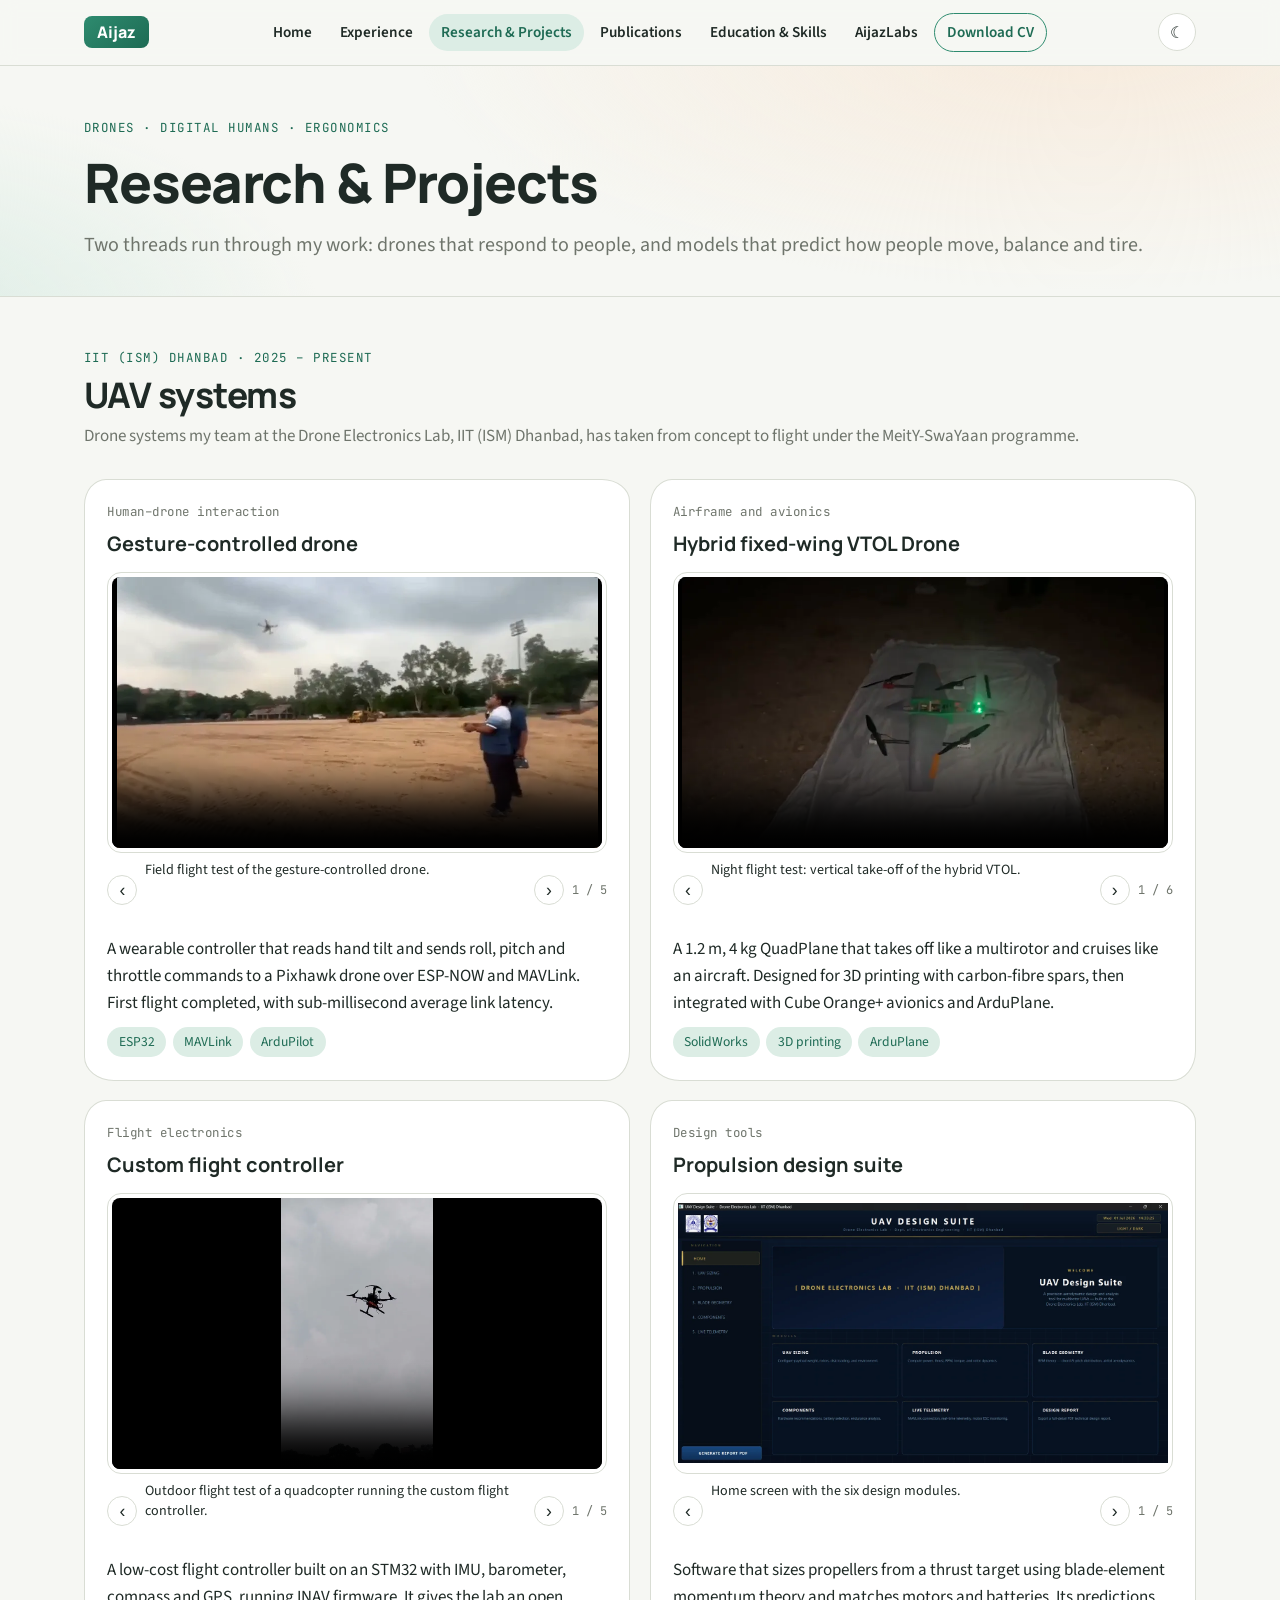
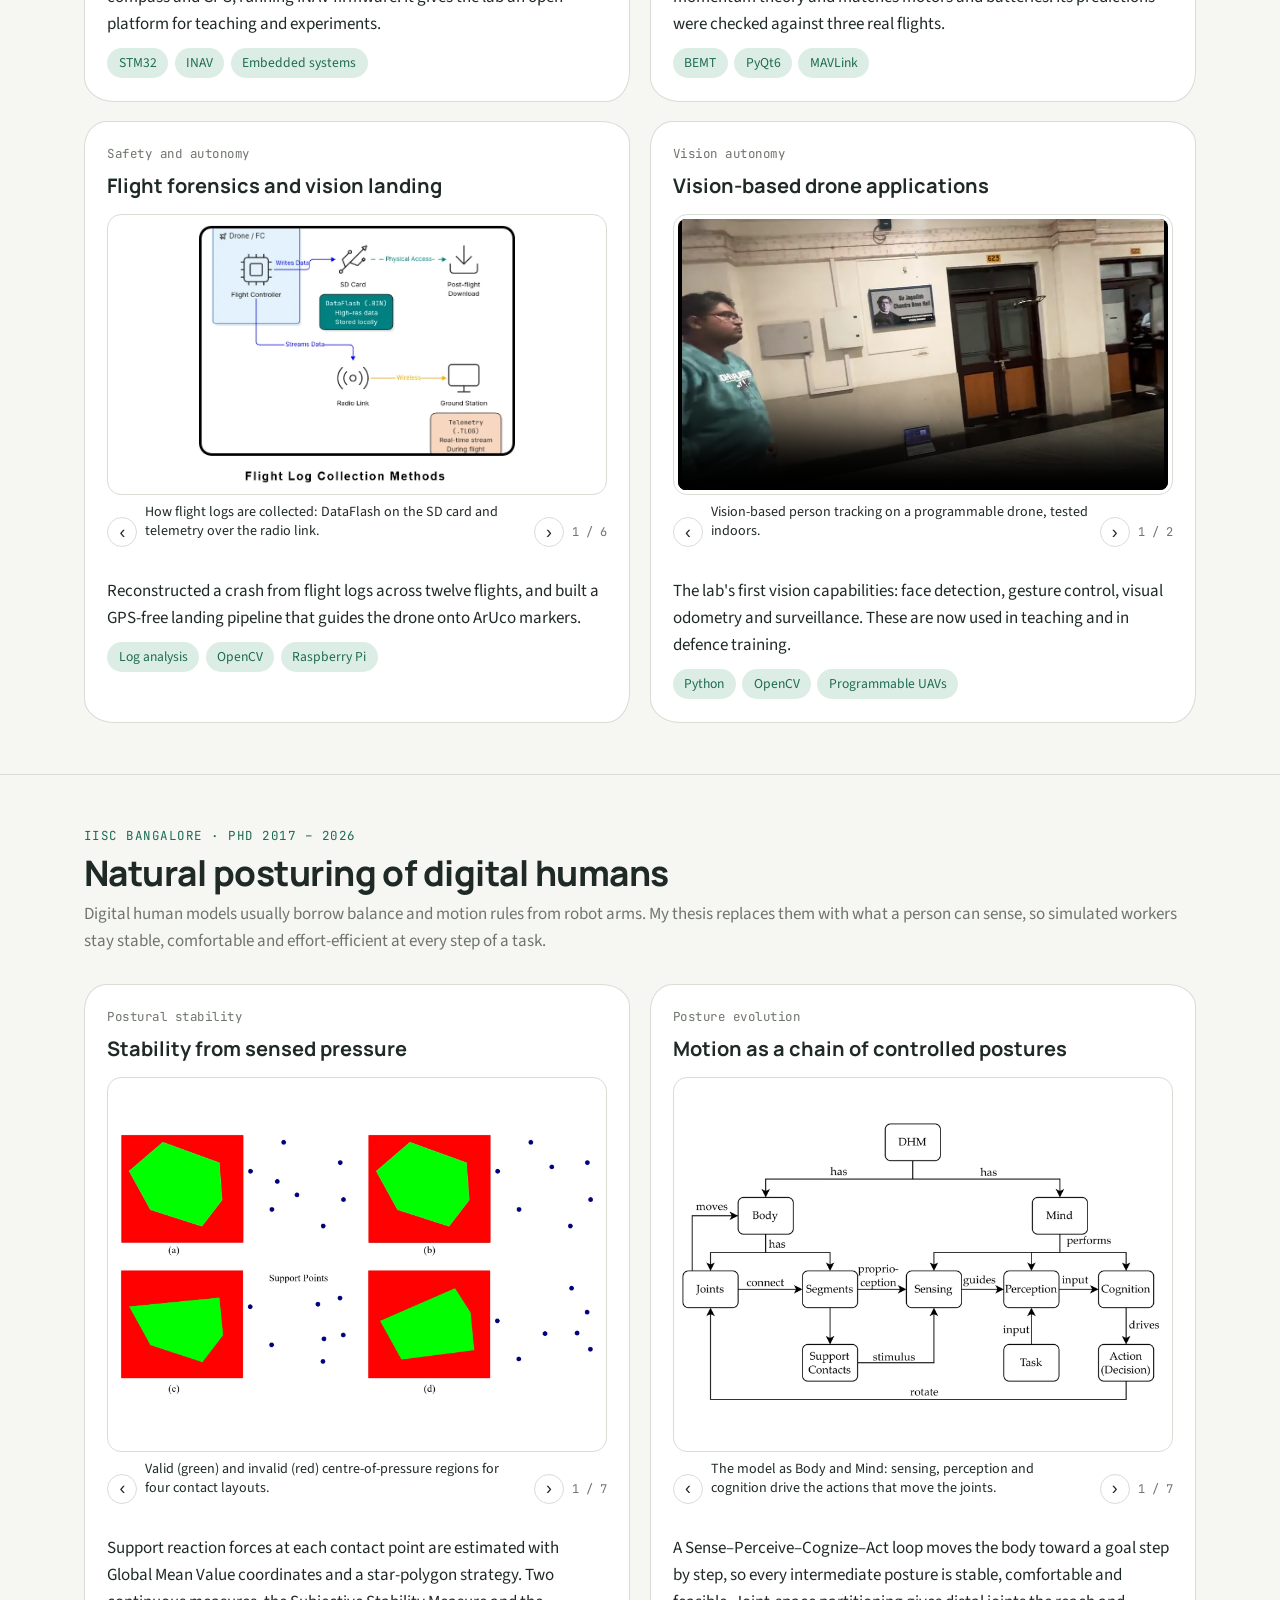
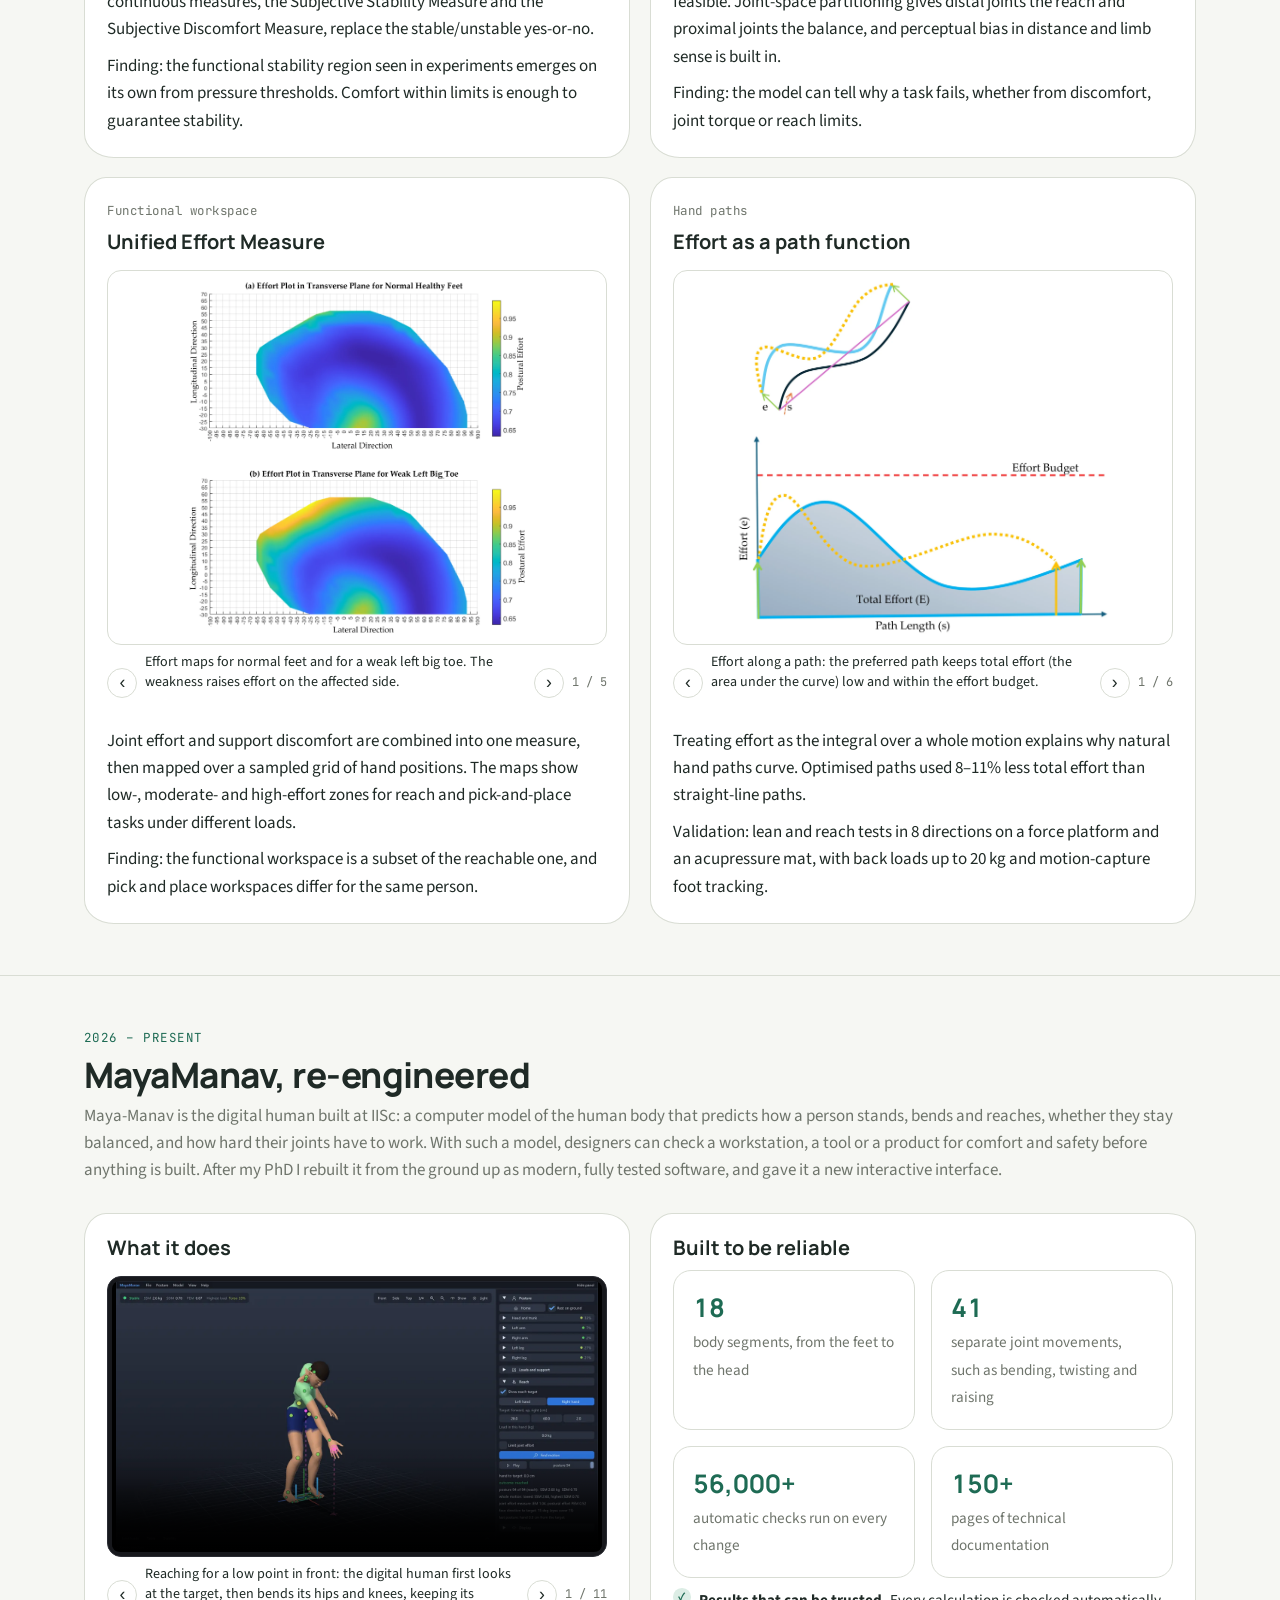
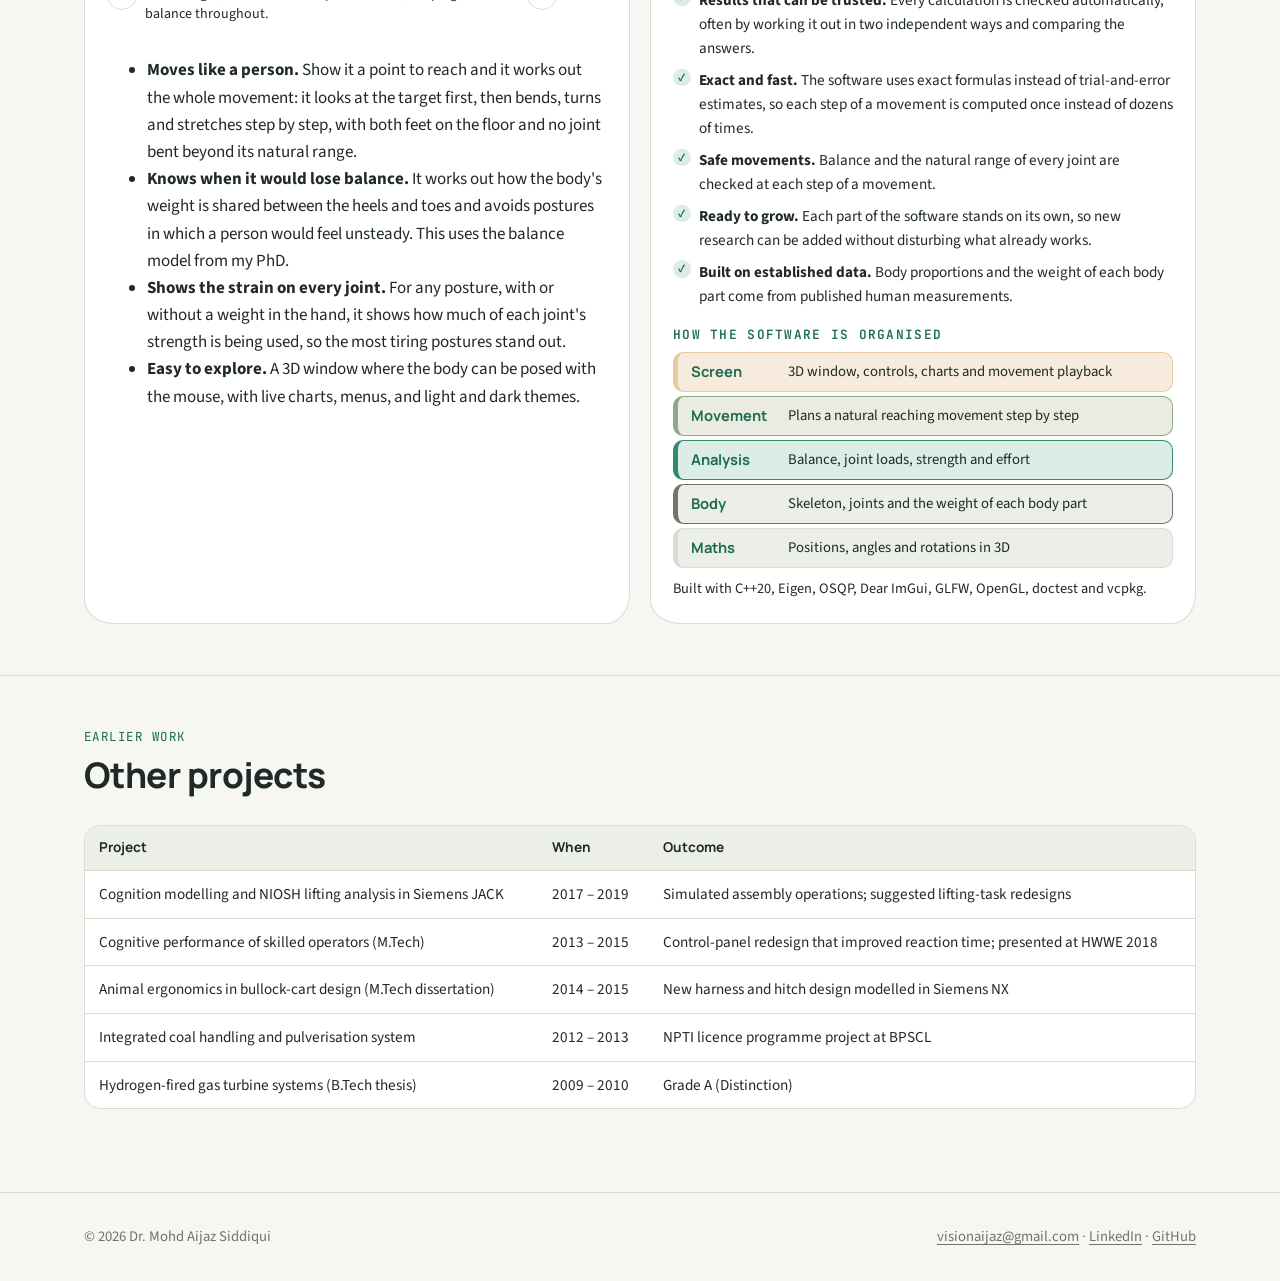
<file: research.html>
<!doctype html>
<html lang="en">
<head>
<meta charset="utf-8">
<meta name="viewport" content="width=device-width, initial-scale=1">
<title>Research &amp; Projects · Aijaz Siddiqui</title>
<meta name="description" content="Research and projects of Dr. Mohd Aijaz Siddiqui: UAV vision autonomy, IISc Maya-Manav digital human model, sensing-based stability and the Unified Effort Measure.">
<link rel="preconnect" href="https://fonts.googleapis.com">
<link rel="preconnect" href="https://fonts.gstatic.com" crossorigin>
<link rel="stylesheet" href="https://fonts.googleapis.com/css2?family=JetBrains+Mono:wght@400;600&family=Manrope:wght@600;700;800&family=Source+Sans+3:ital,wght@0,400;0,600;0,700;1,400&display=swap">
<link rel="stylesheet" href="assets/style.css?v=23">
<script src="assets/site.js?v=7"></script>
</head>
<body>

<header class="site-header">
  <nav class="wrap nav" aria-label="Main">
    <a class="brand" href="index.html"><span class="brand-mark">Aijaz</span></a>
    <div class="nav-tools">
      <button class="icon-btn" id="theme-toggle" type="button" aria-label="Switch theme">☾</button>
      <button class="icon-btn menu-btn" id="menu-toggle" type="button" aria-label="Open menu" aria-expanded="false" aria-controls="nav-links">☰</button>
    </div>
    <ul class="nav-links" id="nav-links">
      <li><a href="index.html">Home</a></li>
      <li><a href="experience.html">Experience</a></li>
      <li><a href="research.html" aria-current="page">Research &amp; Projects</a></li>
      <li><a href="publications.html">Publications</a></li>
      <li><a href="skills.html">Education &amp; Skills</a></li>
      <li><a href="apps.html">AijazLabs</a></li>
      <li><a class="cv-link" href="assets/Aijaz-Siddiqui-CV.pdf">Download CV</a></li>
    </ul>
  </nav>
</header>

<main>
  <section class="hero page-hero">
    <div class="wrap">
      <span class="eyebrow">Drones · Digital humans · Ergonomics</span>
      <h1>Research &amp; Projects</h1>
      <p>Two threads run through my work: drones that respond to people, and models that predict how people move, balance and tire.</p>
    </div>
  </section>

  <section class="block" id="uav">
    <div class="wrap">
      <div class="section-head">
        <span class="eyebrow">IIT (ISM) Dhanbad · 2025 – present</span>
        <h2>UAV systems</h2>
        <p>Drone systems my team at the Drone Electronics Lab, IIT (ISM) Dhanbad, has taken from concept to flight under the MeitY-SwaYaan programme.</p>
      </div>
      <div class="grid-2">
        <article class="card">
          <span class="meta">Human–drone interaction</span>
          <h3>Gesture-controlled drone</h3>
          <div class="slideshow" data-interval="4500" aria-roledescription="carousel" aria-label="Gesture-controlled drone video and figures">
            <div class="slides slides-wide">
              <figure class="slide is-active" data-caption="Field flight test of the gesture-controlled drone.">
                <video src="assets/figures/gesture/gesture-demo.mp4" poster="assets/figures/gesture/gesture-demo-poster.webp" muted playsinline preload="metadata" controls aria-label="Video of the gesture-controlled drone flight test"></video>
              </figure>
              <figure class="slide" data-caption="System architecture: hand gesture to MPU6050 and ESP32, over ESP-NOW to ESP8266, then MAVLink to the Pixhawk.">
                <img src="assets/figures/gesture/architecture.webp" width="1400" height="716" loading="lazy" alt="Diagram of the gesture control chain from glove sensors to the drone">
              </figure>
              <figure class="slide" data-caption="Gesture set: tilt for direction, tap and hold for altitude, flat hand to hover.">
                <img src="assets/figures/gesture/gesture-mapping.webp" width="1400" height="590" loading="lazy" alt="Table of hand gestures and the matching drone responses">
              </figure>
              <figure class="slide" data-caption="Wiring the ESP8266 receiver to the Pixhawk TELEM port over UART.">
                <img src="assets/figures/gesture/uart-wiring.webp" width="1400" height="1136" loading="lazy" alt="Wiring diagram from an ESP8266 board to a Pixhawk telemetry port">
              </figure>
              <figure class="slide" data-caption="Bench validation: live channel response in Mission Planner and the controller&#39;s serial output.">
                <img src="assets/figures/gesture/bench-validation.webp" width="1400" height="837" loading="lazy" alt="Breadboard prototype with Mission Planner radio calibration and serial monitor output">
              </figure>
            </div>
            <div class="slide-bar">
              <button class="slide-btn" type="button" data-dir="-1" aria-label="Previous">‹</button>
              <p class="slide-caption" aria-live="polite">Field flight test of the gesture-controlled drone.</p>
              <span class="slide-count">1 / 5</span>
              <button class="slide-btn" type="button" data-dir="1" aria-label="Next">›</button>
            </div>
          </div>
          <p>A wearable controller that reads hand tilt and sends roll, pitch and throttle commands to a Pixhawk drone over ESP-NOW and MAVLink. First flight completed, with sub-millisecond average link latency.</p>
          <ul class="tags jade"><li>ESP32</li><li>MAVLink</li><li>ArduPilot</li></ul>
        </article>
        <article class="card">
          <span class="meta">Airframe and avionics</span>
          <h3>Hybrid fixed-wing VTOL Drone</h3>
          <div class="slideshow" data-interval="4500" aria-roledescription="carousel" aria-label="Hybrid VTOL drone videos and figures">
            <div class="slides slides-wide">
              <figure class="slide is-active" data-caption="Night flight test: vertical take-off of the hybrid VTOL.">
                <video src="assets/figures/vtol/vtol-media2.mp4" poster="assets/figures/vtol/vtol-media2-poster.webp" muted playsinline preload="metadata" controls aria-label="Video of the hybrid VTOL drone taking off at night"></video>
              </figure>
              <figure class="slide" data-caption="3D printing an airframe section on the lab printer (timelapse).">
                <video src="assets/figures/vtol/vtol-3d-printing.mp4" poster="assets/figures/vtol/vtol-3d-printing-poster.webp" muted playsinline preload="none" controls aria-label="Timelapse video of an airframe part being 3D printed"></video>
              </figure>
              <figure class="slide" data-caption="The assembled QuadPlane: 3D-printed fuselage and wings with four lift motors.">
                <img src="assets/figures/vtol/vtol-airframe.webp" width="1400" height="1050" loading="lazy" alt="Top view of the assembled hybrid VTOL drone">
              </figure>
              <figure class="slide" data-caption="Motor order and spin directions for the QuadPlane frame class and type in ArduPlane.">
                <img src="assets/figures/vtol/quadplane-frame.webp?v=2" width="1400" height="508" loading="lazy" alt="VTOL top views labelling motors M1 to M4 with their clockwise and counter-clockwise spin directions">
              </figure>
              <figure class="slide" data-caption="Wing section in CAD with the carbon rod mount and the servo motor mount.">
                <img src="assets/figures/vtol/wing-cad.webp" width="1400" height="876" loading="lazy" alt="CAD bottom and side views of a wing section with rod and servo mounts">
              </figure>
              <figure class="slide" data-caption="Here3+ GPS connected over the DroneCAN bus: CAN 1 and CAN 2 pinouts.">
                <img src="assets/figures/vtol/here3-gps.webp" width="1400" height="1132" loading="lazy" alt="Here3+ GPS module with CAN connector pinouts">
              </figure>
            </div>
            <div class="slide-bar">
              <button class="slide-btn" type="button" data-dir="-1" aria-label="Previous">‹</button>
              <p class="slide-caption" aria-live="polite">Night flight test: vertical take-off of the hybrid VTOL.</p>
              <span class="slide-count">1 / 6</span>
              <button class="slide-btn" type="button" data-dir="1" aria-label="Next">›</button>
            </div>
          </div>
          <p>A 1.2 m, 4 kg QuadPlane that takes off like a multirotor and cruises like an aircraft. Designed for 3D printing with carbon-fibre spars, then integrated with Cube Orange+ avionics and ArduPlane.</p>
          <ul class="tags jade"><li>SolidWorks</li><li>3D printing</li><li>ArduPlane</li></ul>
        </article>
        <article class="card">
          <span class="meta">Flight electronics</span>
          <h3>Custom flight controller</h3>
          <div class="slideshow" data-interval="4500" aria-roledescription="carousel" aria-label="Custom flight controller video and figures">
            <div class="slides slides-wide">
              <figure class="slide is-active" data-caption="Outdoor flight test of a quadcopter running the custom flight controller.">
                <video src="assets/figures/flightcontroller/fc-flight.mp4" poster="assets/figures/flightcontroller/fc-flight-poster.webp" muted playsinline preload="metadata" controls aria-label="Video of a quadcopter flying with the custom flight controller"></video>
              </figure>
              <figure class="slide" data-caption="Hardware architecture: STM32F411 Black Pill with IMU, barometer, compass, GPS, receiver and four ESCs.">
                <img src="assets/figures/flightcontroller/hardware-architecture.webp" width="642" height="461" loading="lazy" alt="Block diagram of the custom flight controller hardware">
              </figure>
              <figure class="slide" data-caption="Wiring of sensors, GPS, receiver and motor outputs to the STM32 board.">
                <img src="assets/figures/flightcontroller/wiring.webp" width="801" height="450" loading="lazy" alt="Wiring diagram of the STM32 flight controller">
              </figure>
              <figure class="slide" data-caption="Receiver set-up in the INAV 6.0 Configurator, with all channels responding.">
                <img src="assets/figures/flightcontroller/inav-receiver.webp" width="1400" height="971" loading="lazy" alt="INAV Configurator receiver tab showing channel values">
              </figure>
              <figure class="slide" data-caption="The quadcopter built around the custom controller.">
                <img src="assets/figures/flightcontroller/quad-build.webp" width="245" height="270" loading="lazy" alt="Quadcopter with the custom flight controller and a radio transmitter">
              </figure>
            </div>
            <div class="slide-bar">
              <button class="slide-btn" type="button" data-dir="-1" aria-label="Previous">‹</button>
              <p class="slide-caption" aria-live="polite">Outdoor flight test of a quadcopter running the custom flight controller.</p>
              <span class="slide-count">1 / 5</span>
              <button class="slide-btn" type="button" data-dir="1" aria-label="Next">›</button>
            </div>
          </div>
          <p>A low-cost flight controller built on an STM32 with IMU, barometer, compass and GPS, running INAV firmware. It gives the lab an open platform for teaching and experiments.</p>
          <ul class="tags jade"><li>STM32</li><li>INAV</li><li>Embedded systems</li></ul>
        </article>
        <article class="card">
          <span class="meta">Design tools</span>
          <h3>Propulsion design suite</h3>
          <div class="slideshow" data-interval="4000" aria-roledescription="carousel" aria-label="Propulsion design suite screenshots">
            <div class="slides slides-wide">
              <figure class="slide is-active" data-caption="Home screen with the six design modules.">
                <img src="assets/figures/propulsion/home.webp" width="1400" height="743" loading="eager" alt="UAV Design Suite home screen with module tiles">
              </figure>
              <figure class="slide" data-caption="UAV sizing with live weather for air density.">
                <img src="assets/figures/propulsion/uav-sizing.webp" width="1400" height="744" loading="lazy" alt="UAV sizing screen with design inputs and live weather">
              </figure>
              <figure class="slide" data-caption="Blade chord and pitch distribution along the radius.">
                <img src="assets/figures/propulsion/blade-plots.webp" width="1400" height="743" loading="lazy" alt="Plots of blade chord and pitch distribution">
              </figure>
              <figure class="slide" data-caption="Motor, ESC and battery recommendations with flight time.">
                <img src="assets/figures/propulsion/components.webp" width="1400" height="742" loading="lazy" alt="Component recommendation screen with flight time estimates">
              </figure>
              <figure class="slide" data-caption="Live telemetry from the flight controller over MAVLink.">
                <img src="assets/figures/propulsion/live-telemetry.webp" width="1400" height="748" loading="lazy" alt="Live telemetry dashboard connected to a flight controller">
              </figure>
            </div>
            <div class="slide-bar">
              <button class="slide-btn" type="button" data-dir="-1" aria-label="Previous screenshot">‹</button>
              <p class="slide-caption" aria-live="polite">Home screen with the six design modules.</p>
              <span class="slide-count">1 / 5</span>
              <button class="slide-btn" type="button" data-dir="1" aria-label="Next screenshot">›</button>
            </div>
          </div>
          <p>Software that sizes propellers from a thrust target using blade-element momentum theory and matches motors and batteries. Its predictions were checked against three real flights.</p>
          <ul class="tags jade"><li>BEMT</li><li>PyQt6</li><li>MAVLink</li></ul>
        </article>
        <article class="card">
          <span class="meta">Safety and autonomy</span>
          <h3>Flight forensics and vision landing</h3>
          <div class="slideshow" data-interval="4500" aria-roledescription="carousel" aria-label="Flight forensics and vision landing figures">
            <div class="slides slides-wide">
              <figure class="slide is-active" data-caption="How flight logs are collected: DataFlash on the SD card and telemetry over the radio link.">
                <img src="assets/figures/forensics/log-collection.webp" width="739" height="633" loading="eager" alt="Diagram of flight log collection through SD card and radio telemetry">
              </figure>
              <figure class="slide" data-caption="DataFlash log message types viewed in Mission Planner.">
                <img src="assets/figures/forensics/dataflash-messages.webp" width="1033" height="617" loading="lazy" alt="Mission Planner log browser listing DataFlash message types">
              </figure>
              <figure class="slide" data-caption="Flight-log workflow across Mission Planner, MAVExplorer, ArduPilot WebTools and QGroundControl.">
                <img src="assets/figures/forensics/log-analysis-tools.webp" width="1400" height="1019" loading="lazy" alt="Flowchart of flight log analysis using four tools">
              </figure>
              <figure class="slide" data-caption="Vibration analysis: a 62.7 m/s/s peak at 523 s against a 30 m/s/s safe limit.">
                <img src="assets/figures/forensics/vibration.webp" width="1400" height="719" loading="lazy" alt="Plot of total vibration magnitude over flight time">
              </figure>
              <figure class="slide" data-caption="GPS and compass health over a flight, with GPS glitch events marked.">
                <img src="assets/figures/forensics/gps-compass.webp" width="962" height="843" loading="lazy" alt="Plots of GPS HDop, satellite count and compass field magnitude over time">
              </figure>
              <figure class="slide" data-caption="Towards GPS-free navigation: ArUco marker detection and pose estimation for precision landing.">
                <img src="assets/figures/forensics/aruco-pipeline.webp" width="1400" height="933" loading="lazy" alt="Flowchart of ArUco marker detection leading to autonomous landing">
              </figure>
            </div>
            <div class="slide-bar">
              <button class="slide-btn" type="button" data-dir="-1" aria-label="Previous">‹</button>
              <p class="slide-caption" aria-live="polite">How flight logs are collected: DataFlash on the SD card and telemetry over the radio link.</p>
              <span class="slide-count">1 / 6</span>
              <button class="slide-btn" type="button" data-dir="1" aria-label="Next">›</button>
            </div>
          </div>
          <p>Reconstructed a crash from flight logs across twelve flights, and built a GPS-free landing pipeline that guides the drone onto ArUco markers.</p>
          <ul class="tags jade"><li>Log analysis</li><li>OpenCV</li><li>Raspberry Pi</li></ul>
        </article>
        <article class="card">
          <span class="meta">Vision autonomy</span>
          <h3>Vision-based drone applications</h3>
          <div class="slideshow" data-interval="4500" aria-roledescription="carousel" aria-label="Vision-based drone application videos">
            <div class="slides slides-wide">
              <figure class="slide is-active" data-caption="Vision-based person tracking on a programmable drone, tested indoors.">
                <video src="assets/figures/vision/vision-19.mp4" poster="assets/figures/vision/vision-19-poster.webp" muted playsinline preload="metadata" controls aria-label="Video of a small drone tracking a person in a corridor"></video>
              </figure>
              <figure class="slide" data-caption="Prototype: an object tracked by webcam steers a simulated drone in real time.">
                <video src="assets/figures/vision/vision-18.mp4" poster="assets/figures/vision/vision-18-poster.webp" muted playsinline preload="none" controls aria-label="Video of webcam-based tracking driving a simulated drone display"></video>
              </figure>
            </div>
            <div class="slide-bar">
              <button class="slide-btn" type="button" data-dir="-1" aria-label="Previous">‹</button>
              <p class="slide-caption" aria-live="polite">Vision-based person tracking on a programmable drone, tested indoors.</p>
              <span class="slide-count">1 / 2</span>
              <button class="slide-btn" type="button" data-dir="1" aria-label="Next">›</button>
            </div>
          </div>
          <p>The lab's first vision capabilities: face detection, gesture control, visual odometry and surveillance. These are now used in teaching and in defence training.</p>
          <ul class="tags jade"><li>Python</li><li>OpenCV</li><li>Programmable UAVs</li></ul>
        </article>
      </div>
    </div>
  </section>

  <section class="block" id="dhm">
    <div class="wrap">
      <div class="section-head">
        <span class="eyebrow">IISc Bangalore · PhD 2017 – 2026</span>
        <h2>Natural posturing of digital humans</h2>
        <p>Digital human models usually borrow balance and motion rules from robot arms. My thesis replaces them with what a person can sense, so simulated workers stay stable, comfortable and effort-efficient at every step of a task.</p>
      </div>
      <div class="grid-2">
        <article class="card">
          <span class="meta">Postural stability</span>
          <h3>Stability from sensed pressure</h3>
          <div class="slideshow" data-interval="4500" aria-roledescription="carousel" aria-label="Postural stability figures">
            <div class="slides">
              <figure class="slide is-active" data-caption="Valid (green) and invalid (red) centre-of-pressure regions for four contact layouts.">
                <img src="assets/figures/stability/star-polygon-validation.webp" width="1600" height="895" loading="eager" alt="Four panels showing valid and invalid centre-of-pressure regions for different sets of support points">
              </figure>
              <figure class="slide" data-caption="Subjective Stability Measure contours at 60 kg and 100 kg. The stable region covers 40% and 60% of the base.">
                <img src="assets/figures/stability/ssm.webp" width="1600" height="551" loading="lazy" alt="Contour plots of the Subjective Stability Measure for 60 kg and 100 kg loads">
              </figure>
              <figure class="slide" data-caption="Subjective Discomfort Measure contours. Discomfort builds up near the edges of the support.">
                <img src="assets/figures/stability/sdm.webp" width="1600" height="692" loading="lazy" alt="Contour plots of the Subjective Discomfort Measure for 60 kg and 100 kg loads">
              </figure>
              <figure class="slide" data-caption="Stable and uncomfortable regions as foot load and task importance rise, for normal feet and a weak left heel.">
                <img src="assets/figures/stability/combined-perception.webp" width="1600" height="1436" loading="lazy" alt="Grid of base-of-support maps showing stable and uncomfortable regions for increasing foot load and task importance">
              </figure>
              <figure class="slide" data-caption="Validation experiment: leaning in eight directions on a force platform, tracked by motion capture.">
                <img src="assets/figures/stability/experimental-setup.webp" width="1600" height="1508" loading="lazy" alt="Participant leaning on a force platform surrounded by motion-capture cameras">
              </figure>
              <figure class="slide" data-caption="Predicted vs measured stability on the acupressure mat, for 0, 10 and 20 kg back loads.">
                <img src="assets/figures/stability/ssm-theory-vs-empirical-mat.webp" width="1600" height="984" loading="lazy" alt="Line chart comparing theoretical and empirical stability measure across load and direction">
              </figure>
              <figure class="slide" data-caption="Measured base of support with stability regions on a normal surface (FSR1) and on an acupressure mat (FSR2).">
                <img src="assets/figures/stability/validation.webp" width="1306" height="1115" loading="lazy" alt="Measured base of support with two nested functional stability regions">
              </figure>
            </div>
            <div class="slide-bar">
              <button class="slide-btn" type="button" data-dir="-1" aria-label="Previous figure">‹</button>
              <p class="slide-caption" aria-live="polite">Valid (green) and invalid (red) centre-of-pressure regions for four contact layouts.</p>
              <span class="slide-count">1 / 7</span>
              <button class="slide-btn" type="button" data-dir="1" aria-label="Next figure">›</button>
            </div>
          </div>
          <p>Support reaction forces at each contact point are estimated with Global Mean Value coordinates and a star-polygon strategy. Two continuous measures, the Subjective Stability Measure and the Subjective Discomfort Measure, replace the stable/unstable yes-or-no.</p>
          <p>Finding: the functional stability region seen in experiments emerges on its own from pressure thresholds. Comfort within limits is enough to guarantee stability.</p>
        </article>
        <article class="card">
          <span class="meta">Posture evolution</span>
          <h3>Motion as a chain of controlled postures</h3>
          <div class="slideshow" data-interval="4500" aria-roledescription="carousel" aria-label="Posture evolution figures">
            <div class="slides">
              <figure class="slide is-active" data-caption="The model as Body and Mind: sensing, perception and cognition drive the actions that move the joints.">
                <img src="assets/figures/posture/dhm-components.webp" width="1600" height="936" loading="eager" alt="Diagram of the digital human as body and mind connected through sensing, perception, cognition and action">
              </figure>
              <figure class="slide" data-caption="Reach as a series of intermediate targets, each checked for postural quality before moving on.">
                <img src="assets/figures/posture/path-planning-scheme.webp" width="1600" height="1270" loading="lazy" alt="Flowchart of iterative posture evolution with path planning">
              </figure>
              <figure class="slide" data-caption="Ankle strategy: rotating at the ankle moves the centre of pressure away from the most uncomfortable contact.">
                <img src="assets/figures/posture/ankle-strategy.webp" width="1600" height="1152" loading="lazy" alt="Foot outlines showing the centre of pressure moving after ankle rotation">
              </figure>
              <figure class="slide" data-caption="The full algorithm: reach segments move the hand, while ankle and hip strategies keep the posture acceptable.">
                <img src="assets/figures/posture/final-reach-strategy.webp" width="1600" height="1645" loading="lazy" alt="Flowchart of the final reach strategy with joint-space partitioning">
              </figure>
              <figure class="slide" data-caption="Final centre of pressure: a conventional method loads the small toe (left); the proposed method keeps it central (right).">
                <img src="assets/figures/posture/task-vs-vulnerability.webp" width="1600" height="638" loading="lazy" alt="Two foot diagrams comparing centre-of-pressure locations">
              </figure>
              <figure class="slide" data-caption="Posture evolution, left to right: the digital human reaches the target while avoiding an obstacle.">
                <img src="assets/figures/posture/obstacle-avoidance.webp" width="1600" height="496" loading="lazy" alt="Sequence of digital human postures reaching around an obstacle">
              </figure>
              <figure class="slide" data-caption="Curved hand paths measured in people while eating and reaching. Adapted from Zarrin et al., 2021.">
                <img src="assets/figures/posture/experimental-hand-path.webp" width="1600" height="730" loading="lazy" alt="Two measured curved hand trajectories for eating and reaching">
              </figure>
            </div>
            <div class="slide-bar">
              <button class="slide-btn" type="button" data-dir="-1" aria-label="Previous figure">‹</button>
              <p class="slide-caption" aria-live="polite">The model as Body and Mind: sensing, perception and cognition drive the actions that move the joints.</p>
              <span class="slide-count">1 / 7</span>
              <button class="slide-btn" type="button" data-dir="1" aria-label="Next figure">›</button>
            </div>
          </div>
          <p>A Sense–Perceive–Cognize–Act loop moves the body toward a goal step by step, so every intermediate posture is stable, comfortable and feasible. Joint-space partitioning gives distal joints the reach and proximal joints the balance, and perceptual bias in distance and limb sense is built in.</p>
          <p>Finding: the model can tell why a task fails, whether from discomfort, joint torque or reach limits.</p>
        </article>
        <article class="card">
          <span class="meta">Functional workspace</span>
          <h3>Unified Effort Measure</h3>
          <div class="slideshow" data-interval="4500" aria-roledescription="carousel" aria-label="Functional workspace figures">
            <div class="slides">
              <figure class="slide is-active" data-caption="Effort maps for normal feet and for a weak left big toe. The weakness raises effort on the affected side.">
                <img src="assets/figures/workspace/weak-left-big-toe.webp" width="1600" height="1666" loading="eager" alt="Two transverse-plane effort maps comparing normal feet and a weak left big toe">
              </figure>
              <figure class="slide" data-caption="Using the free arm as a balancing segment lowers effort across much of the workspace.">
                <img src="assets/figures/workspace/auxiliary-balancing.webp" width="1600" height="1641" loading="lazy" alt="Two transverse-plane effort maps comparing an inactive and an active left arm">
              </figure>
              <figure class="slide" data-caption="Sagittal reach envelope: earlier simulation (a), measured population data (b), and the presented method (c).">
                <img src="assets/figures/workspace/picture3.webp" width="1600" height="549" loading="lazy" alt="Three reach envelope plots comparing simulation, measured data and the presented method">
              </figure>
              <figure class="slide" data-caption="Transverse reach envelopes for normal and wide stance: earlier simulation, measured data, and the presented method.">
                <img src="assets/figures/workspace/stance-envelopes.webp" width="1600" height="717" loading="lazy" alt="Top view of a person with reach envelopes for normal and wide stance">
              </figure>
              <figure class="slide" data-caption="Effect of weighting joint effort against support discomfort on the sagittal effort map.">
                <img src="assets/figures/workspace/effort-weightages.webp" width="1600" height="1173" loading="lazy" alt="Two sagittal effort maps with different effort weightings">
              </figure>
            </div>
            <div class="slide-bar">
              <button class="slide-btn" type="button" data-dir="-1" aria-label="Previous figure">‹</button>
              <p class="slide-caption" aria-live="polite">Effort maps for normal feet and for a weak left big toe. The weakness raises effort on the affected side.</p>
              <span class="slide-count">1 / 5</span>
              <button class="slide-btn" type="button" data-dir="1" aria-label="Next figure">›</button>
            </div>
          </div>
          <p>Joint effort and support discomfort are combined into one measure, then mapped over a sampled grid of hand positions. The maps show low-, moderate- and high-effort zones for reach and pick-and-place tasks under different loads.</p>
          <p>Finding: the functional workspace is a subset of the reachable one, and pick and place workspaces differ for the same person.</p>
        </article>
        <article class="card">
          <span class="meta">Hand paths</span>
          <h3>Effort as a path function</h3>
          <div class="slideshow" data-interval="4500" aria-roledescription="carousel" aria-label="Hand path figures">
            <div class="slides">
              <figure class="slide is-active" data-caption="Effort along a path: the preferred path keeps total effort (the area under the curve) low and within the effort budget.">
                <img src="assets/figures/handpaths/effort-budget.webp" width="1600" height="1517" loading="eager" alt="Sketch of hand paths and a plot of effort against path length with an effort budget line">
              </figure>
              <figure class="slide" data-caption="Finding an effort-efficient path step by step: each new hand point is chosen near the straight line to the goal, inside a search circle.">
                <img src="assets/figures/handpaths/path-idea.webp" width="1600" height="758" loading="lazy" alt="Sequence of panels showing a hand path built point by point towards a goal">
              </figure>
              <figure class="slide" data-caption="Effort-efficient paths around three hexagons on the transverse effort map. The paths bend towards low-effort regions.">
                <img src="assets/figures/handpaths/hexagons-transverse.webp" width="1600" height="1013" loading="lazy" alt="Effort map with three hexagonal sequences of reach targets and curved paths">
              </figure>
              <figure class="slide" data-caption="Carrying 3 kg in the hand changes the preferred paths between the same targets.">
                <img src="assets/figures/handpaths/no-load-vs-3kg.webp" width="1600" height="872" loading="lazy" alt="Hexagon reach paths with and without a 3 kg hand load">
              </figure>
              <figure class="slide" data-caption="Preferred paths at full strength and after fatigue.">
                <img src="assets/figures/handpaths/fatigue.webp" width="1600" height="995" loading="lazy" alt="Hexagon reach paths comparing full strength and fatigued reach">
              </figure>
              <figure class="slide" data-caption="Reach is not the same as task feasibility: some points can be reached empty-handed but not while lifting 3 kg.">
                <img src="assets/figures/handpaths/pick-vs-no-pick.webp" width="1600" height="976" loading="lazy" alt="Forward and return paths showing targets that are reachable but cannot be picked from">
              </figure>
            </div>
            <div class="slide-bar">
              <button class="slide-btn" type="button" data-dir="-1" aria-label="Previous figure">‹</button>
              <p class="slide-caption" aria-live="polite">Effort along a path: the preferred path keeps total effort (the area under the curve) low and within the effort budget.</p>
              <span class="slide-count">1 / 6</span>
              <button class="slide-btn" type="button" data-dir="1" aria-label="Next figure">›</button>
            </div>
          </div>
          <p>Treating effort as the integral over a whole motion explains why natural hand paths curve. Optimised paths used 8–11% less total effort than straight-line paths.</p>
          <p>Validation: lean and reach tests in 8 directions on a force platform and an acupressure mat, with back loads up to 20 kg and motion-capture foot tracking.</p>
        </article>
      </div>
    </div>
  </section>

  <section class="block" id="mayamanav">
    <div class="wrap">
      <div class="section-head">
        <span class="eyebrow">2026 – present</span>
        <h2>MayaManav, re-engineered</h2>
        <p>Maya-Manav is the digital human built at IISc: a computer model of the human body that predicts how a person stands, bends and reaches, whether they stay balanced, and how hard their joints have to work. With such a model, designers can check a workstation, a tool or a product for comfort and safety before anything is built. After my PhD I rebuilt it from the ground up as modern, fully tested software, and gave it a new interactive interface.</p>
      </div>
      <div class="grid-2">
        <article class="card">
          <h3>What it does</h3>
          <div class="slideshow" data-interval="4500" aria-roledescription="carousel" aria-label="MayaManav software screenshots">
            <div class="slides slides-wide slides-dark">
              <figure class="slide is-active" data-caption="Reaching for a low point in front: the digital human first looks at the target, then bends its hips and knees, keeping its balance throughout.">
                <video src="assets/figures/mayamanav/reach-forward-low.mp4" poster="assets/figures/mayamanav/reach-forward-low-poster.webp" muted playsinline preload="metadata" controls aria-label="Animation of the model reaching a low target in front"></video>
              </figure>
              <figure class="slide" data-caption="Reaching across the body: the upper body turns while both feet stay where they are.">
                <video src="assets/figures/mayamanav/reach-across-left.mp4" poster="assets/figures/mayamanav/reach-across-left-poster.webp" muted playsinline preload="none" controls aria-label="Animation of the model reaching across its body"></video>
              </figure>
              <figure class="slide" data-caption="Reaching up in front: mostly the arm moves and the body stays upright, as a person would do.">
                <video src="assets/figures/mayamanav/reach-high-front.mp4" poster="assets/figures/mayamanav/reach-high-front-poster.webp" muted playsinline preload="none" controls aria-label="Animation of the model reaching a high target in front"></video>
              </figure>
              <figure class="slide" data-caption="Reaching with a 5 kg weight in the hand: the charts below show how hard each joint works as the body moves.">
                <video src="assets/figures/mayamanav/reach-5kg.mp4" poster="assets/figures/mayamanav/reach-5kg-poster.webp" muted playsinline preload="none" controls aria-label="Animation of the model reaching with a 5 kg load while bar charts of joint torques change"></video>
              </figure>
              <figure class="slide" data-caption="The new software window: the 3D body in the middle, a balance indicator at the top left and the controls on the right.">
                <img src="assets/figures/mayamanav/gui-home.webp" width="1440" height="860" loading="lazy" alt="MayaManav window with the standing model, a balance card and a side panel">
              </figure>
              <figure class="slide" data-caption="After a reach: the hand is on the pink target, and the panel sums up balance and effort for the whole movement.">
                <img src="assets/figures/mayamanav/gui-reach.webp" width="1440" height="860" loading="lazy" alt="Model touching the pink reach target with the reach panel open">
              </figure>
              <figure class="slide" data-caption="Bending with 5 kg in the hand: each bar shows the load on one joint; joints on the body turn from green to red as the load rises.">
                <img src="assets/figures/mayamanav/gui-joint-loads.webp" width="1440" height="860" loading="lazy" alt="Bar charts of joint torques and load percentages below the bent model">
              </figure>
              <figure class="slide" data-caption="The same posture as a table: the turning force at each joint and how much of that joint's strength it uses.">
                <img src="assets/figures/mayamanav/gui-load-table.webp" width="1440" height="860" loading="lazy" alt="Table of joint torques and load percentages">
              </figure>
              <figure class="slide" data-caption="Balance: how body weight is shared between the heels and toes, and whether the person would feel stable.">
                <img src="assets/figures/mayamanav/gui-stability.webp" width="1440" height="860" loading="lazy" alt="Stability tab with bars for each foot contact point">
              </figure>
              <figure class="slide" data-caption="Right-click any joint to bend it directly on the body.">
                <img src="assets/figures/mayamanav/gui-joint-menu.webp" width="1440" height="860" loading="lazy" alt="Pop-up menu on the right elbow with a flexion slider">
              </figure>
              <figure class="slide" data-caption="Light theme and built-in help.">
                <img src="assets/figures/mayamanav/gui-light-help.webp" width="1440" height="860" loading="lazy" alt="Light-coloured window with a help panel listing mouse actions, keys and colours">
              </figure>
            </div>
            <div class="slide-bar">
              <button class="slide-btn" type="button" data-dir="-1" aria-label="Previous figure">‹</button>
              <p class="slide-caption" aria-live="polite">Reaching for a low point in front: the digital human first looks at the target, then bends its hips and knees, keeping its balance throughout.</p>
              <span class="slide-count">1 / 11</span>
              <button class="slide-btn" type="button" data-dir="1" aria-label="Next figure">›</button>
            </div>
          </div>
          <ul>
            <li><b>Moves like a person.</b> Show it a point to reach and it works out the whole movement: it looks at the target first, then bends, turns and stretches step by step, with both feet on the floor and no joint bent beyond its natural range.</li>
            <li><b>Knows when it would lose balance.</b> It works out how the body's weight is shared between the heels and toes and avoids postures in which a person would feel unsteady. This uses the balance model from my PhD.</li>
            <li><b>Shows the strain on every joint.</b> For any posture, with or without a weight in the hand, it shows how much of each joint's strength is being used, so the most tiring postures stand out.</li>
            <li><b>Easy to explore.</b> A 3D window where the body can be posed with the mouse, with live charts, menus, and light and dark themes.</li>
          </ul>
        </article>
        <article class="card">
          <h3>Built to be reliable</h3>
          <div class="stats" style="grid-template-columns: 1fr 1fr;">
            <div class="stat"><b>18</b><span>body segments, from the feet to the head</span></div>
            <div class="stat"><b>41</b><span>separate joint movements, such as bending, twisting and raising</span></div>
            <div class="stat"><b>56,000+</b><span>automatic checks run on every change</span></div>
            <div class="stat"><b>150+</b><span>pages of technical documentation</span></div>
          </div>
          <ul class="check-list">
            <li><b>Results that can be trusted.</b> Every calculation is checked automatically, often by working it out in two independent ways and comparing the answers.</li>
            <li><b>Exact and fast.</b> The software uses exact formulas instead of trial-and-error estimates, so each step of a movement is computed once instead of dozens of times.</li>
            <li><b>Safe movements.</b> Balance and the natural range of every joint are checked at each step of a movement.</li>
            <li><b>Ready to grow.</b> Each part of the software stands on its own, so new research can be added without disturbing what already works.</li>
            <li><b>Built on established data.</b> Body proportions and the weight of each body part come from published human measurements.</li>
          </ul>

          <h4 class="card-sub">How the software is organised</h4>
          <ol class="layer-stack" aria-label="Software layers, top depends on bottom">
            <li><b>Screen</b><span>3D window, controls, charts and movement playback</span></li>
            <li><b>Movement</b><span>Plans a natural reaching movement step by step</span></li>
            <li><b>Analysis</b><span>Balance, joint loads, strength and effort</span></li>
            <li><b>Body</b><span>Skeleton, joints and the weight of each body part</span></li>
            <li><b>Maths</b><span>Positions, angles and rotations in 3D</span></li>
          </ol>
          <p class="muted small">Built with C++20, Eigen, OSQP, Dear ImGui, GLFW, OpenGL, doctest and vcpkg.</p>
        </article>
      </div>
    </div>
  </section>

  <section class="block">
    <div class="wrap">
      <div class="section-head">
        <span class="eyebrow">Earlier work</span>
        <h2>Other projects</h2>
      </div>
      <div class="table-wrap">
        <table>
          <thead><tr><th>Project</th><th>When</th><th>Outcome</th></tr></thead>
          <tbody>
            <tr><td>Cognition modelling and NIOSH lifting analysis in Siemens JACK</td><td>2017 – 2019</td><td>Simulated assembly operations; suggested lifting-task redesigns</td></tr>
            <tr><td>Cognitive performance of skilled operators (M.Tech)</td><td>2013 – 2015</td><td>Control-panel redesign that improved reaction time; presented at HWWE 2018</td></tr>
            <tr><td>Animal ergonomics in bullock-cart design (M.Tech dissertation)</td><td>2014 – 2015</td><td>New harness and hitch design modelled in Siemens NX</td></tr>
            <tr><td>Integrated coal handling and pulverisation system</td><td>2012 – 2013</td><td>NPTI licence programme project at BPSCL</td></tr>
            <tr><td>Hydrogen-fired gas turbine systems (B.Tech thesis)</td><td>2009 – 2010</td><td>Grade A (Distinction)</td></tr>
          </tbody>
        </table>
      </div>
    </div>
  </section>
</main>

<footer class="site-footer">
  <div class="wrap">
    <span>© <span id="year">2026</span> Dr. Mohd Aijaz Siddiqui</span>
    <span><a href="mailto:visionaijaz@gmail.com">visionaijaz@gmail.com</a> · <a href="https://www.linkedin.com/in/eraijaz/" target="_blank" rel="noopener">LinkedIn</a> · <a href="https://github.com/digitalAijaz" target="_blank" rel="noopener">GitHub</a></span>
  </div>
</footer>
</body>
</html>
</file>
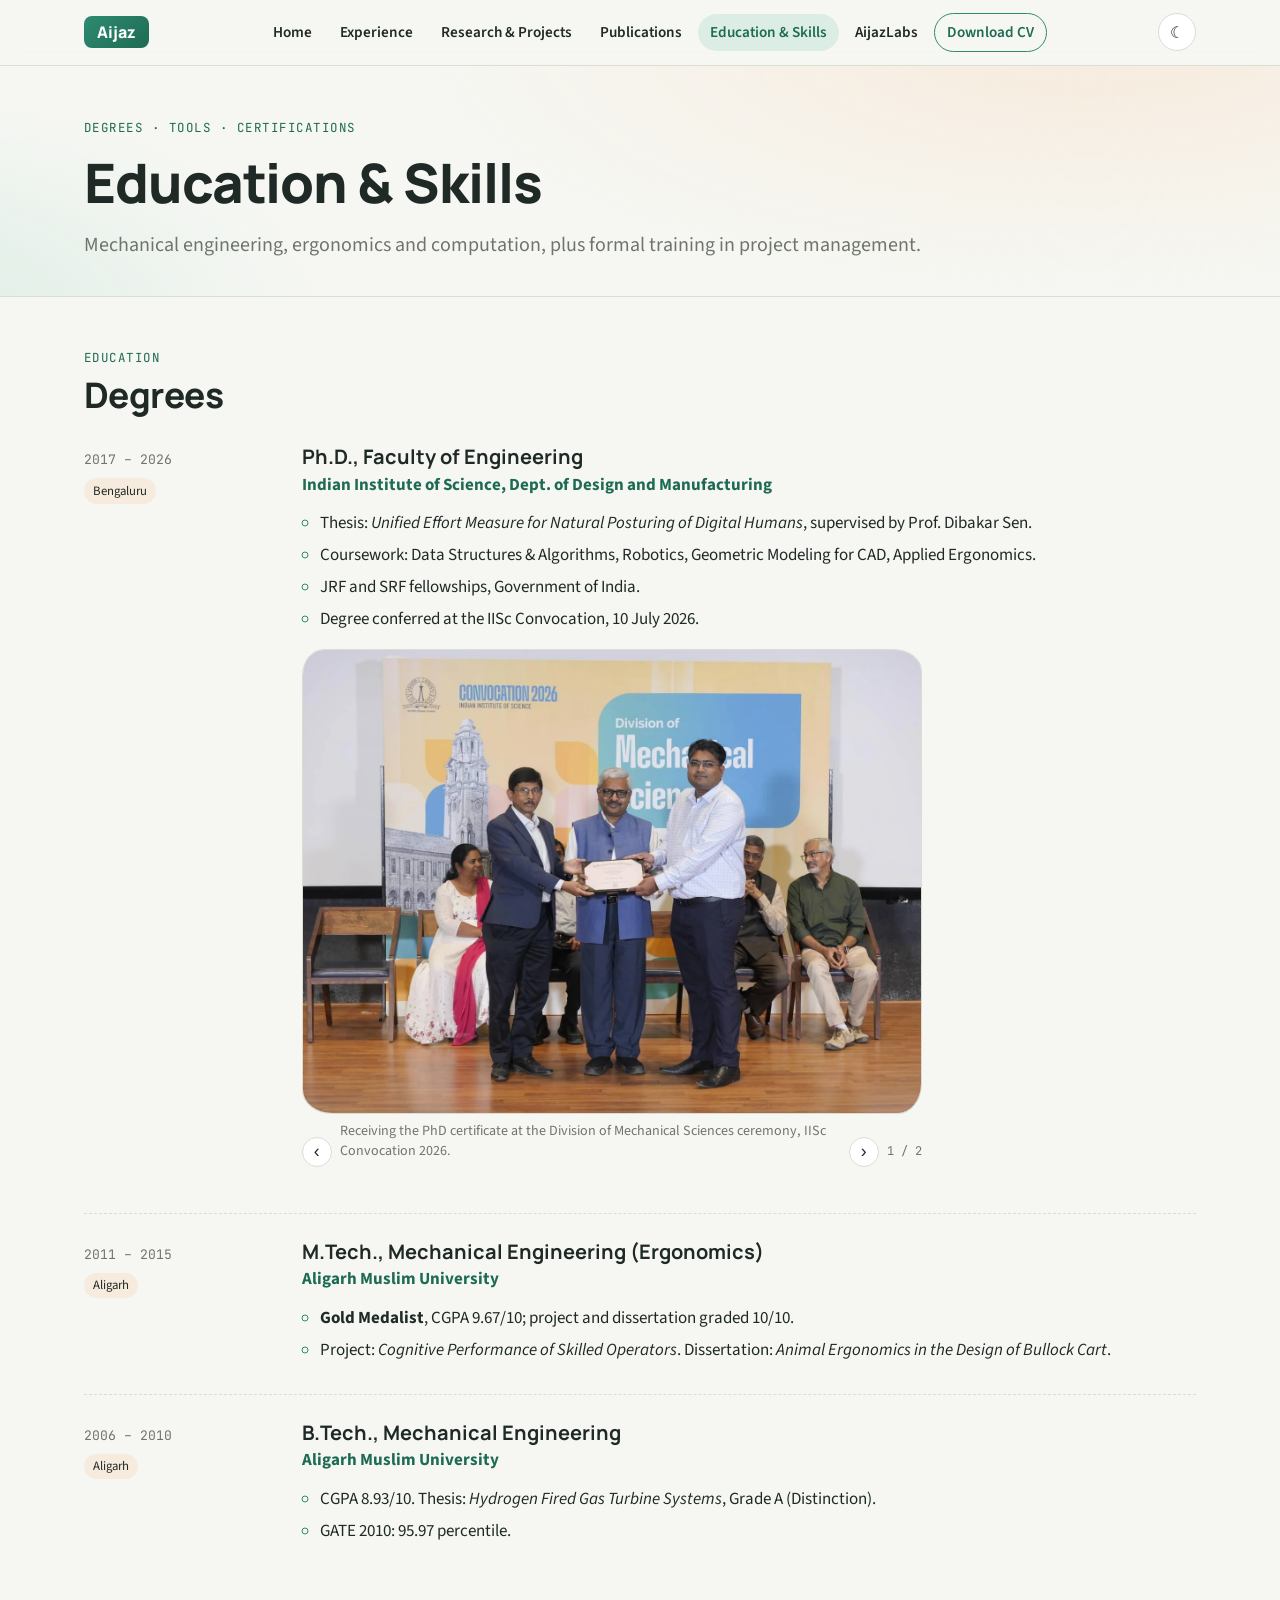
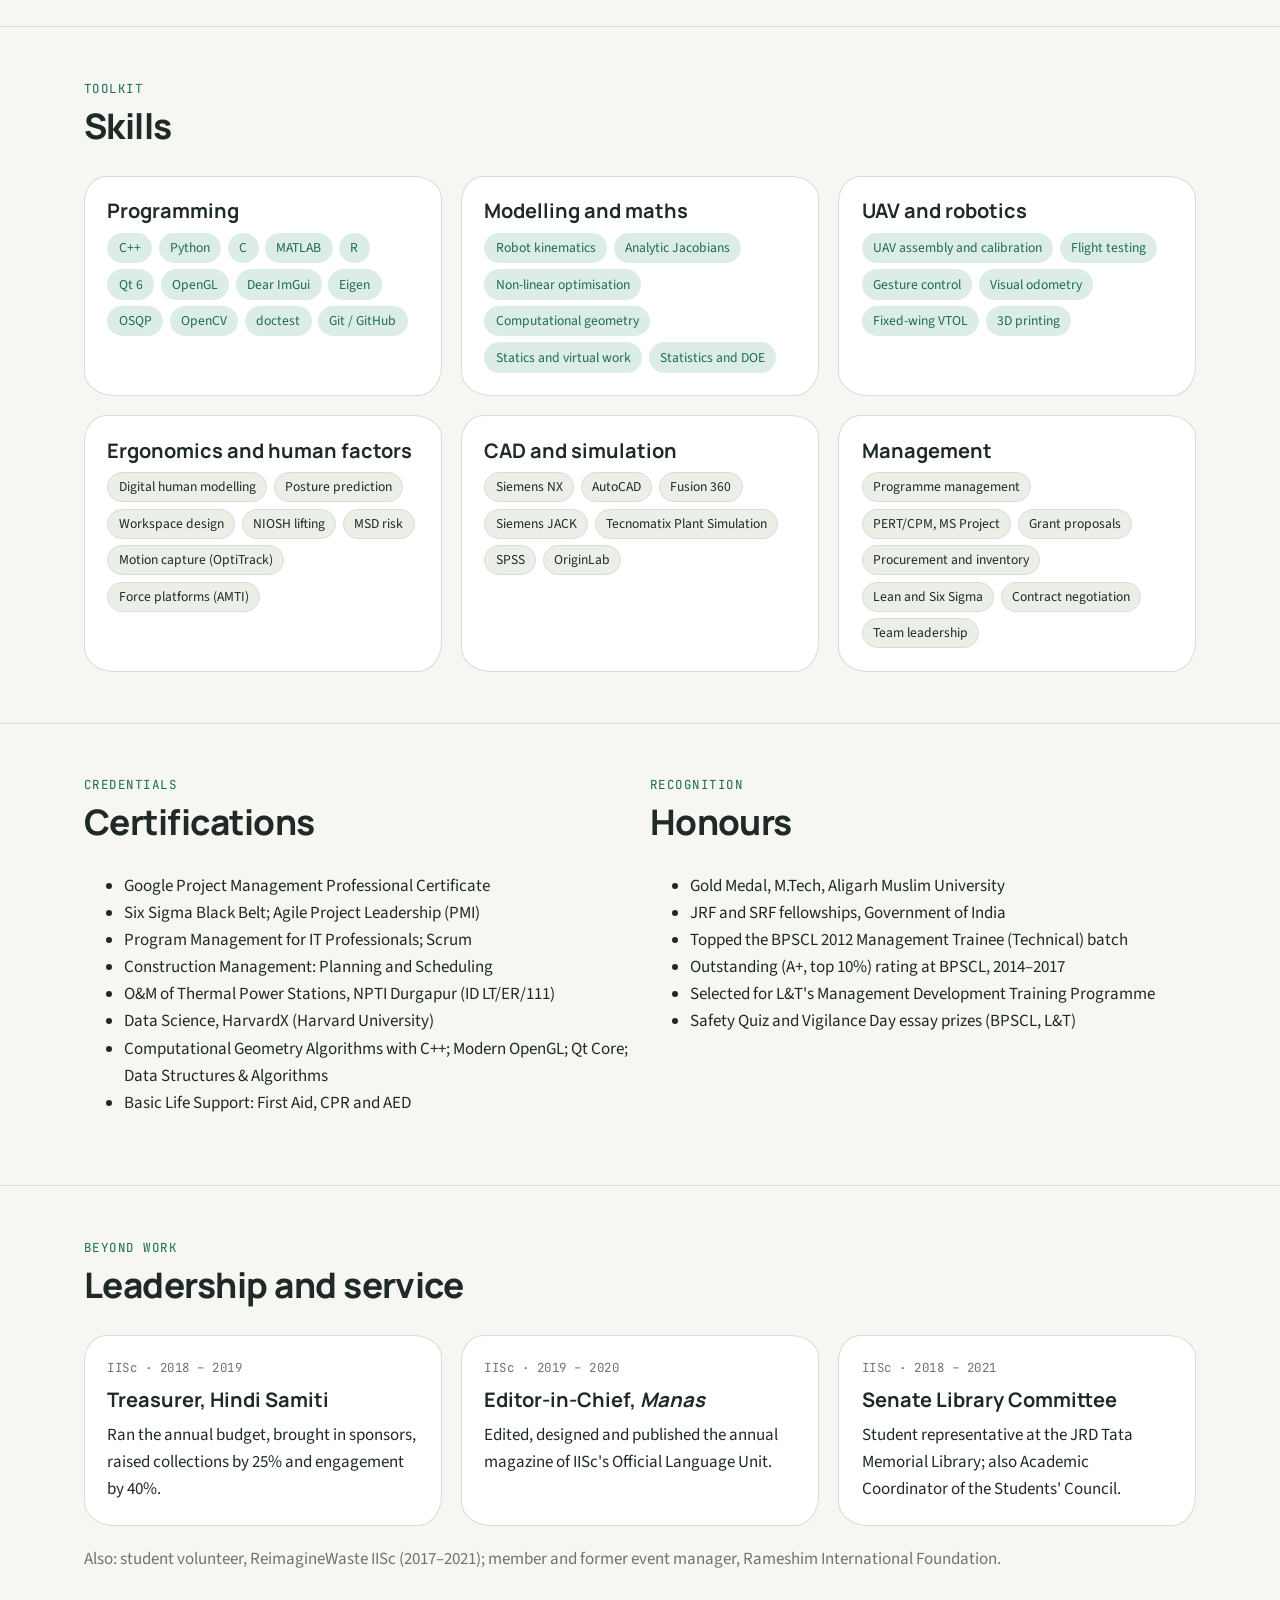
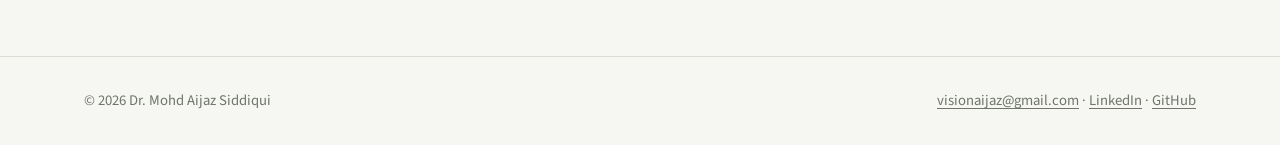
<file: skills.html>
<!doctype html>
<html lang="en">
<head>
<meta charset="utf-8">
<meta name="viewport" content="width=device-width, initial-scale=1">
<title>Education &amp; Skills · Aijaz Siddiqui</title>
<meta name="description" content="Education, skills, certifications, honours and leadership activities of Dr. Mohd Aijaz Siddiqui.">
<link rel="preconnect" href="https://fonts.googleapis.com">
<link rel="preconnect" href="https://fonts.gstatic.com" crossorigin>
<link rel="stylesheet" href="https://fonts.googleapis.com/css2?family=JetBrains+Mono:wght@400;600&family=Manrope:wght@600;700;800&family=Source+Sans+3:ital,wght@0,400;0,600;0,700;1,400&display=swap">
<link rel="stylesheet" href="assets/style.css?v=23">
<script src="assets/site.js?v=7"></script>
</head>
<body>

<header class="site-header">
  <nav class="wrap nav" aria-label="Main">
    <a class="brand" href="index.html"><span class="brand-mark">Aijaz</span></a>
    <div class="nav-tools">
      <button class="icon-btn" id="theme-toggle" type="button" aria-label="Switch theme">☾</button>
      <button class="icon-btn menu-btn" id="menu-toggle" type="button" aria-label="Open menu" aria-expanded="false" aria-controls="nav-links">☰</button>
    </div>
    <ul class="nav-links" id="nav-links">
      <li><a href="index.html">Home</a></li>
      <li><a href="experience.html">Experience</a></li>
      <li><a href="research.html">Research &amp; Projects</a></li>
      <li><a href="publications.html">Publications</a></li>
      <li><a href="skills.html" aria-current="page">Education &amp; Skills</a></li>
      <li><a href="apps.html">AijazLabs</a></li>
      <li><a class="cv-link" href="assets/Aijaz-Siddiqui-CV.pdf">Download CV</a></li>
    </ul>
  </nav>
</header>

<main>
  <section class="hero page-hero">
    <div class="wrap">
      <span class="eyebrow">Degrees · Tools · Certifications</span>
      <h1>Education &amp; Skills</h1>
      <p>Mechanical engineering, ergonomics and computation, plus formal training in project management.</p>
    </div>
  </section>

  <section class="block">
    <div class="wrap">
      <div class="section-head"><span class="eyebrow">Education</span><h2>Degrees</h2></div>
      <ol class="timeline">
        <li class="role">
          <div class="role-when">2017 – 2026<br><span class="org-pill">Bengaluru</span></div>
          <div>
            <h3>Ph.D., Faculty of Engineering</h3>
            <div class="org">Indian Institute of Science, Dept. of Design and Manufacturing</div>
            <ul>
              <li>Thesis: <em>Unified Effort Measure for Natural Posturing of Digital Humans</em>, supervised by Prof. Dibakar Sen.</li>
              <li>Coursework: Data Structures &amp; Algorithms, Robotics, Geometric Modeling for CAD, Applied Ergonomics.</li>
              <li>JRF and SRF fellowships, Government of India.</li>
              <li>Degree conferred at the IISc Convocation, 10 July 2026.</li>
            </ul>
            <div class="slideshow photo-show" data-interval="5000" aria-roledescription="carousel" aria-label="IISc Convocation 2026 photos">
              <div class="slides slides-photo">
                <figure class="slide is-active" data-caption="Receiving the PhD certificate at the Division of Mechanical Sciences ceremony, IISc Convocation 2026.">
                  <img src="assets/photos/iisc-convocation-2026-ceremony.webp" width="1400" height="1050" loading="lazy" alt="Dr. Mohd Aijaz Siddiqui receiving his PhD certificate on stage at the IISc Convocation 2026">
                </figure>
                <figure class="slide" data-caption="At the IISc Convocation, J N Tata Auditorium, Bengaluru, 10 July 2026.">
                  <img src="assets/photos/iisc-convocation-2026.webp" width="1400" height="1065" loading="lazy" alt="Dr. Mohd Aijaz Siddiqui holding his PhD certificate in front of the IISc Convocation 2026 backdrop">
                </figure>
              </div>
              <div class="slide-bar">
                <button class="slide-btn" type="button" data-dir="-1" aria-label="Previous photo">‹</button>
                <p class="slide-caption" aria-live="polite">Receiving the PhD certificate at the Division of Mechanical Sciences ceremony, IISc Convocation 2026.</p>
                <span class="slide-count">1 / 2</span>
                <button class="slide-btn" type="button" data-dir="1" aria-label="Next photo">›</button>
              </div>
            </div>
          </div>
        </li>
        <li class="role">
          <div class="role-when">2011 – 2015<br><span class="org-pill">Aligarh</span></div>
          <div>
            <h3>M.Tech., Mechanical Engineering (Ergonomics)</h3>
            <div class="org">Aligarh Muslim University</div>
            <ul>
              <li><strong>Gold Medalist</strong>, CGPA 9.67/10; project and dissertation graded 10/10.</li>
              <li>Project: <em>Cognitive Performance of Skilled Operators</em>. Dissertation: <em>Animal Ergonomics in the Design of Bullock Cart</em>.</li>
            </ul>
          </div>
        </li>
        <li class="role">
          <div class="role-when">2006 – 2010<br><span class="org-pill">Aligarh</span></div>
          <div>
            <h3>B.Tech., Mechanical Engineering</h3>
            <div class="org">Aligarh Muslim University</div>
            <ul>
              <li>CGPA 8.93/10. Thesis: <em>Hydrogen Fired Gas Turbine Systems</em>, Grade A (Distinction).</li>
              <li>GATE 2010: 95.97 percentile.</li>
            </ul>
          </div>
        </li>
      </ol>
    </div>
  </section>

  <section class="block">
    <div class="wrap">
      <div class="section-head"><span class="eyebrow">Toolkit</span><h2>Skills</h2></div>
      <div class="grid-3">
        <article class="card">
          <h3>Programming</h3>
          <ul class="tags jade"><li>C++</li><li>Python</li><li>C</li><li>MATLAB</li><li>R</li><li>Qt 6</li><li>OpenGL</li><li>Dear ImGui</li><li>Eigen</li><li>OSQP</li><li>OpenCV</li><li>doctest</li><li>Git / GitHub</li></ul>
        </article>
        <article class="card">
          <h3>Modelling and maths</h3>
          <ul class="tags jade"><li>Robot kinematics</li><li>Analytic Jacobians</li><li>Non-linear optimisation</li><li>Computational geometry</li><li>Statics and virtual work</li><li>Statistics and DOE</li></ul>
        </article>
        <article class="card">
          <h3>UAV and robotics</h3>
          <ul class="tags jade"><li>UAV assembly and calibration</li><li>Flight testing</li><li>Gesture control</li><li>Visual odometry</li><li>Fixed-wing VTOL</li><li>3D printing</li></ul>
        </article>
        <article class="card">
          <h3>Ergonomics and human factors</h3>
          <ul class="tags"><li>Digital human modelling</li><li>Posture prediction</li><li>Workspace design</li><li>NIOSH lifting</li><li>MSD risk</li><li>Motion capture (OptiTrack)</li><li>Force platforms (AMTI)</li></ul>
        </article>
        <article class="card">
          <h3>CAD and simulation</h3>
          <ul class="tags"><li>Siemens NX</li><li>AutoCAD</li><li>Fusion 360</li><li>Siemens JACK</li><li>Tecnomatix Plant Simulation</li><li>SPSS</li><li>OriginLab</li></ul>
        </article>
        <article class="card">
          <h3>Management</h3>
          <ul class="tags"><li>Programme management</li><li>PERT/CPM, MS Project</li><li>Grant proposals</li><li>Procurement and inventory</li><li>Lean and Six Sigma</li><li>Contract negotiation</li><li>Team leadership</li></ul>
        </article>
      </div>
    </div>
  </section>

  <section class="block">
    <div class="wrap grid-2">
      <div>
        <div class="section-head"><span class="eyebrow">Credentials</span><h2>Certifications</h2></div>
        <ul>
          <li>Google Project Management Professional Certificate</li>
          <li>Six Sigma Black Belt; Agile Project Leadership (PMI)</li>
          <li>Program Management for IT Professionals; Scrum</li>
          <li>Construction Management: Planning and Scheduling</li>
          <li>O&amp;M of Thermal Power Stations, NPTI Durgapur (ID LT/ER/111)</li>
          <li>Data Science, HarvardX (Harvard University)</li>
          <li>Computational Geometry Algorithms with C++; Modern OpenGL; Qt Core; Data Structures &amp; Algorithms</li>
          <li>Basic Life Support: First Aid, CPR and AED</li>
        </ul>
      </div>
      <div>
        <div class="section-head"><span class="eyebrow">Recognition</span><h2>Honours</h2></div>
        <ul>
          <li>Gold Medal, M.Tech, Aligarh Muslim University</li>
          <li>JRF and SRF fellowships, Government of India</li>
          <li>Topped the BPSCL 2012 Management Trainee (Technical) batch</li>
          <li>Outstanding (A+, top 10%) rating at BPSCL, 2014–2017</li>
          <li>Selected for L&amp;T's Management Development Training Programme</li>
          <li>Safety Quiz and Vigilance Day essay prizes (BPSCL, L&amp;T)</li>
        </ul>
      </div>
    </div>
  </section>

  <section class="block">
    <div class="wrap">
      <div class="section-head"><span class="eyebrow">Beyond work</span><h2>Leadership and service</h2></div>
      <div class="grid-3">
        <article class="card"><span class="meta">IISc · 2018 – 2019</span><h3>Treasurer, Hindi Samiti</h3><p>Ran the annual budget, brought in sponsors, raised collections by 25% and engagement by 40%.</p></article>
        <article class="card"><span class="meta">IISc · 2019 – 2020</span><h3>Editor-in-Chief, <em>Manas</em></h3><p>Edited, designed and published the annual magazine of IISc's Official Language Unit.</p></article>
        <article class="card"><span class="meta">IISc · 2018 – 2021</span><h3>Senate Library Committee</h3><p>Student representative at the JRD Tata Memorial Library; also Academic Coordinator of the Students' Council.</p></article>
      </div>
      <p class="muted" style="margin-top:1.2rem">Also: student volunteer, ReimagineWaste IISc (2017–2021); member and former event manager, Rameshim International Foundation.</p>
    </div>
  </section>
</main>

<footer class="site-footer">
  <div class="wrap">
    <span>© <span id="year">2026</span> Dr. Mohd Aijaz Siddiqui</span>
    <span><a href="mailto:visionaijaz@gmail.com">visionaijaz@gmail.com</a> · <a href="https://www.linkedin.com/in/eraijaz/" target="_blank" rel="noopener">LinkedIn</a> · <a href="https://github.com/digitalAijaz" target="_blank" rel="noopener">GitHub</a></span>
  </div>
</footer>
</body>
</html>
</file>
<file: assets/style.css>
/* Jade Pebble Morning — personal site theme for Dr. Mohd Aijaz Siddiqui
   Layout: calm single column (max ~72rem) with a misty morning hero,
   pebble-shaped surfaces, jade accent used sparingly. */

:root {
  --mist: #F6F7F3;        /* page background: morning mist */
  --pebble-pale: #ECEEE8; /* surfaces */
  --pebble-line: #D9DDD4; /* hairlines */
  --pebble: #6F756C;      /* muted text */
  --ink: #1F2A26;         /* main text: deep slate-green */
  --jade: #2E8B6F;        /* accent */
  --jade-deep: #1E6B54;   /* accent hover / on light */
  --jade-wash: #DCEDE5;   /* accent tint */
  --dawn: #E9C9A1;        /* sunrise highlight */
  --dawn-wash: #F7EBDD;
  --card: #FFFFFF;
  --paper: #FFFFFF;       /* figures keep a white page in both themes */

  --font-display: "Manrope", "Segoe UI", system-ui, sans-serif;
  --font-body: "Source Sans 3", "Segoe UI", system-ui, sans-serif;
  --font-mono: "JetBrains Mono", Consolas, monospace;

  --step--1: 0.875rem;
  --step-0: 1.0625rem;
  --step-1: 1.25rem;
  --step-2: 1.6rem;
  --step-3: 2.2rem;
  --step-4: clamp(2.3rem, 5vw, 3.4rem);

  --radius-pebble: 22px 28px 24px 30px / 26px 22px 30px 24px;
  --shadow: 0 1px 2px rgba(31, 42, 38, .05), 0 6px 18px rgba(31, 42, 38, .06);
  color-scheme: light;
}

@media (prefers-color-scheme: dark) {
  :root:not([data-theme="light"]) {
    --mist: #121816; --pebble-pale: #1A2220; --pebble-line: #2A3431; --pebble: #9AA39C;
    --ink: #E6ECE8; --jade: #5CC7A2; --jade-deep: #7DD8B7; --jade-wash: #183A30;
    --dawn: #C9A27A; --dawn-wash: #2A231B; --card: #172020;
    --shadow: 0 1px 2px rgba(0,0,0,.3), 0 6px 18px rgba(0,0,0,.25);
    color-scheme: dark;
  }
}
:root[data-theme="dark"] {
  --mist: #121816; --pebble-pale: #1A2220; --pebble-line: #2A3431; --pebble: #9AA39C;
  --ink: #E6ECE8; --jade: #5CC7A2; --jade-deep: #7DD8B7; --jade-wash: #183A30;
  --dawn: #C9A27A; --dawn-wash: #2A231B; --card: #172020;
  --shadow: 0 1px 2px rgba(0,0,0,.3), 0 6px 18px rgba(0,0,0,.25);
  color-scheme: dark;
}

* { box-sizing: border-box; }
html { scroll-behavior: smooth; }
@media (prefers-reduced-motion: reduce) { html { scroll-behavior: auto; } * { transition: none !important; animation: none !important; } }

body {
  margin: 0;
  background: var(--mist);
  color: var(--ink);
  font-family: var(--font-body);
  font-size: var(--step-0);
  line-height: 1.6;
}
img { max-width: 100%; }
a { color: var(--jade-deep); text-decoration-thickness: 1px; text-underline-offset: 3px; }
a:hover { color: var(--jade); }
:focus-visible { outline: 2px solid var(--jade); outline-offset: 3px; border-radius: 4px; }

.wrap {
  max-width: 72rem;
  margin: 0 auto;
  padding-left: max(20px, env(safe-area-inset-left, 0px));
  padding-right: max(20px, env(safe-area-inset-right, 0px));
}

h1, h2, h3, h4 { font-family: var(--font-display); line-height: 1.2; text-wrap: balance; margin: 0; }
h1 { font-size: var(--step-4); font-weight: 800; letter-spacing: -0.02em; }
h2 { font-size: var(--step-3); font-weight: 750; letter-spacing: -0.015em; }
h3 { font-size: var(--step-1); font-weight: 700; }
h4 { font-size: var(--step-0); font-weight: 700; }
p { margin: 0; }

.eyebrow {
  font-family: var(--font-mono);
  font-size: 0.78rem;
  letter-spacing: 0.12em;
  text-transform: uppercase;
  color: var(--jade-deep);
}
.muted { color: var(--pebble); }

/* ---------- Header / nav ---------- */
.site-header {
  position: sticky;
  top: 0;
  z-index: 20;
  background: color-mix(in srgb, var(--mist) 88%, transparent);
  backdrop-filter: blur(8px);
  border-bottom: 1px solid var(--pebble-line);
}
.nav { display: flex; align-items: center; justify-content: space-between; gap: 1rem; padding-block: 0.8rem; }
.brand { display: flex; align-items: center; gap: 0.6rem; text-decoration: none; color: var(--ink); font-family: var(--font-display); font-weight: 800; }
.brand-mark {
  height: 32px; padding: 0 0.8rem;
  background: linear-gradient(140deg, var(--jade), var(--jade-deep));
  border-radius: 8px;
  display: grid; place-items: center;
  color: #fff; font-size: 1rem; letter-spacing: .01em;
}
.nav-links { display: flex; gap: 0.25rem; align-items: center; list-style: none; margin: 0; padding: 0; flex-wrap: wrap; }
.nav-links a {
  display: block; padding: 0.4rem 0.75rem; border-radius: 999px;
  text-decoration: none; color: var(--ink); font-weight: 600; font-size: 0.95rem;
}
.nav-links a:hover { background: var(--pebble-pale); color: var(--ink); }
.nav-links a[aria-current="page"] { background: var(--jade-wash); color: var(--jade-deep); }
.nav-links a.cv-link { border: 1px solid var(--jade); color: var(--jade-deep); }
.nav-tools { display: flex; gap: 0.4rem; align-items: center; order: 3; }
.nav-links { order: 2; }
.icon-btn {
  width: 38px; height: 38px; border-radius: 50%;
  border: 1px solid var(--pebble-line); background: var(--card); color: var(--ink);
  display: grid; place-items: center; cursor: pointer; font-size: 1rem;
}
.icon-btn:hover { border-color: var(--jade); }
.menu-btn { display: none; }

@media (max-width: 1120px) {
  .menu-btn { display: grid; }
  .nav { flex-wrap: wrap; }
  .nav-tools { order: 2; }
  .nav-links { order: 3; }
  .nav-links { display: none; width: 100%; flex-direction: column; align-items: stretch; padding-bottom: 0.6rem; }
  .nav-links.open { display: flex; }
  .nav-links a { border-radius: 12px; padding: 0.6rem 0.8rem; }
}

/* ---------- Hero ---------- */
.hero {
  background:
    radial-gradient(60rem 22rem at 85% -10%, var(--dawn-wash), transparent 70%),
    radial-gradient(40rem 20rem at -10% 110%, var(--jade-wash), transparent 70%),
    var(--mist);
  border-bottom: 1px solid var(--pebble-line);
}
.hero-inner { display: grid; grid-template-columns: 1.35fr 1fr; gap: 3rem; align-items: center; padding-block: 4rem 3.5rem; }
.hero-inner > * { min-width: 0; }
.hero h1 { margin-top: 0.6rem; }
.hero .lede { font-size: var(--step-1); margin-top: 1rem; color: var(--ink); }
.hero .sub { margin-top: 0.8rem; color: var(--pebble); }
.cta-row { display: flex; flex-wrap: wrap; gap: 0.7rem; margin-top: 1.6rem; }
.btn {
  display: inline-flex; align-items: center; gap: 0.45rem;
  padding: 0.7rem 1.2rem; border-radius: 999px; font-weight: 700; text-decoration: none;
  border: 1px solid transparent; font-family: var(--font-display); font-size: 0.95rem;
}
.btn-primary { background: var(--jade-deep); color: #fff; }
:root[data-theme="dark"] .btn-primary { color: #0E1513; }
@media (prefers-color-scheme: dark) { :root:not([data-theme="light"]) .btn-primary { color: #0E1513; } }
.btn-primary:hover { background: var(--jade); color: #fff; }
.btn-ghost { border-color: var(--pebble-line); color: var(--ink); background: var(--card); }
.btn-ghost:hover { border-color: var(--jade); color: var(--jade-deep); }

.page-hero { padding-block: 3rem 2.2rem; }
.page-hero p { margin-top: 0.8rem; color: var(--pebble); font-size: var(--step-1); }

/* Contact-pressure figure */
.figure-card {
  background: var(--card);
  border: 1px solid var(--pebble-line);
  border-radius: var(--radius-pebble);
  padding: 1.2rem 1.2rem 1rem;
  box-shadow: var(--shadow);
}
.figure-card svg { width: 100%; height: auto; display: block; }
.figure-card figcaption { font-size: var(--step--1); color: var(--pebble); margin-top: 0.6rem; }
.fig-foot { fill: var(--pebble-pale); stroke: var(--pebble-line); stroke-width: 2; }
.fig-star { fill: var(--jade-wash); stroke: var(--jade); stroke-width: 2; }
.fig-spoke { stroke: var(--jade); stroke-width: 1.2; stroke-dasharray: 3 4; opacity: .8; }
.fig-contact { fill: var(--card); stroke: var(--jade-deep); stroke-width: 2.5; }
.fig-cop { fill: var(--dawn); stroke: var(--ink); stroke-width: 2; }
.fig-label { fill: var(--pebble); font-family: var(--font-mono); font-size: 11px; }
.fig-bar { fill: var(--jade); opacity: .85; }

/* ---------- Sections ---------- */
section.block { padding-block: 3.2rem; }
section.block + section.block { border-top: 1px solid var(--pebble-line); }
.section-head { display: flex; flex-direction: column; gap: 0.4rem; margin-bottom: 1.8rem; }
.section-head p { color: var(--pebble); }

.stats { display: grid; grid-template-columns: repeat(4, 1fr); gap: 1rem; }
.stat {
  background: var(--card); border: 1px solid var(--pebble-line); border-radius: 18px; padding: 1.1rem 1.2rem;
}
.stat b { display: block; font-family: var(--font-display); font-size: var(--step-2); color: var(--jade-deep); font-variant-numeric: tabular-nums; }
.stat span { color: var(--pebble); font-size: 0.95rem; }

.grid-3 { display: grid; grid-template-columns: repeat(3, 1fr); gap: 1.2rem; }
.grid-2 { display: grid; grid-template-columns: repeat(2, 1fr); gap: 1.2rem; }
.grid-3 > *, .grid-2 > * { min-width: 0; }

.card {
  background: var(--card); border: 1px solid var(--pebble-line);
  border-radius: var(--radius-pebble); padding: 1.4rem;
  display: flex; flex-direction: column; gap: 0.6rem;
}
.card p { color: var(--ink); }

/* Card sub-sections: check list and layer stack */
.card-sub {
  margin-top: 0.6rem; font-size: 0.8rem; letter-spacing: 0.1em; text-transform: uppercase;
  color: var(--jade-deep); font-family: var(--font-mono); font-weight: 600;
}
.check-list { list-style: none; margin: 0; padding: 0; display: flex; flex-direction: column; gap: 0.45rem; }
.check-list li { position: relative; padding-left: 1.6rem; font-size: 0.95rem; }
.check-list li::before {
  content: "✓"; position: absolute; left: 0; top: 0.05rem; width: 1.1rem; height: 1.1rem; border-radius: 50%;
  background: var(--jade-wash); color: var(--jade-deep); font-size: 0.7rem; display: grid; place-items: center; font-weight: 700;
}
.layer-stack { list-style: none; margin: 0; padding: 0; display: flex; flex-direction: column; gap: 4px; }
.layer-stack li {
  display: grid; grid-template-columns: 5.5rem 1fr; gap: 0.6rem; align-items: center;
  padding: 0.45rem 0.8rem; border-radius: 10px; background: var(--pebble-pale); border: 1px solid var(--pebble-line);
  font-size: 0.92rem;
}
.layer-stack li > * { min-width: 0; }
.layer-stack li b { font-family: var(--font-display); }
/* Four light theme tints, each with a coloured left edge: sunrise -> jade -> pebble */
.layer-stack li { border-left-width: 5px; }
.layer-stack li span { color: var(--ink); }
.layer-stack li b { color: var(--jade-deep); }
.layer-stack li:nth-child(1) { background: var(--dawn-wash); border-color: var(--dawn); }
.layer-stack li:nth-child(2) { background: color-mix(in srgb, var(--dawn-wash) 50%, var(--jade-wash)); border-color: color-mix(in srgb, var(--dawn) 50%, var(--jade)); }
.layer-stack li:nth-child(3) { background: var(--jade-wash); border-color: var(--jade); }
.layer-stack li:nth-child(4) { background: var(--pebble-pale); border-color: var(--pebble); }
.small { font-size: 0.9rem; }

/* Looping figure slideshow inside a card */
.slideshow { display: flex; flex-direction: column; gap: 0.5rem; margin-block: 0.4rem; }
.slides {
  position: relative; aspect-ratio: 4 / 3; width: 100%; max-width: 100%;
  background: var(--paper); border: 1px solid var(--pebble-line); border-radius: 14px; overflow: hidden;
}
.slide {
  position: absolute; inset: 0; margin: 0; padding: 8px;
  opacity: 0; transition: opacity 0.7s ease; pointer-events: none;
}
.slide.is-active { opacity: 1; pointer-events: auto; }
.slides-dark { background: #17181C; border-color: #2A2C33; }  /* screenshots have a dark viewport */
.slides-dark .slide { padding: 0; }
.slide img { width: 100%; height: 100%; object-fit: contain; display: block; }
.slide-bar { display: grid; grid-template-columns: auto 1fr auto auto; align-items: center; gap: 0.5rem; }
.slide-bar > * { min-width: 0; }
.slide-caption { font-size: 0.88rem; color: var(--pebble); line-height: 1.4; min-height: 4.2em; }
.slide-count { font-family: var(--font-mono); font-size: 0.75rem; color: var(--pebble); font-variant-numeric: tabular-nums; }
.slide-btn {
  width: 30px; height: 30px; border-radius: 50%; border: 1px solid var(--pebble-line);
  background: var(--card); color: var(--ink); cursor: pointer; font-size: 1.1rem; line-height: 1;
  display: grid; place-items: center;
}
.slide-btn:hover { border-color: var(--jade); color: var(--jade-deep); }
.slide-bar .slide-btn:last-child { order: 3; }
.slide-bar .slide-count { order: 4; }
.card .meta { font-family: var(--font-mono); font-size: 0.78rem; color: var(--pebble); letter-spacing: .04em; }
.card a.more { margin-top: auto; font-weight: 700; text-decoration: none; }

.tags { display: flex; flex-wrap: wrap; gap: 0.4rem; list-style: none; padding: 0; margin: 0; }
.tags li {
  font-size: 0.85rem; padding: 0.2rem 0.65rem; border-radius: 999px;
  background: var(--pebble-pale); color: var(--ink); border: 1px solid var(--pebble-line);
}
.tags.jade li { background: var(--jade-wash); border-color: transparent; color: var(--jade-deep); }

/* ---------- Timeline (experience) ---------- */
.timeline { list-style: none; margin: 0; padding: 0; display: flex; flex-direction: column; gap: 1.6rem; }
.role {
  display: grid; grid-template-columns: 12rem 1fr; gap: 1.6rem;
  padding-bottom: 1.6rem; border-bottom: 1px dashed var(--pebble-line);
}
.role:last-child { border-bottom: none; }
.role > * { min-width: 0; }
.role-when { font-family: var(--font-mono); font-size: 0.82rem; color: var(--pebble); padding-top: 0.25rem; font-variant-numeric: tabular-nums; }
.role-when .org-pill {
  display: inline-block; margin-top: 0.5rem; padding: 0.15rem 0.55rem; border-radius: 999px;
  background: var(--dawn-wash); color: var(--ink); font-family: var(--font-body); font-size: 0.8rem;
}
.role h3 { margin-bottom: 0.15rem; }
.role .org { color: var(--jade-deep); font-weight: 700; }
.role ul { margin: 0.7rem 0 0; padding-left: 1.15rem; }
.role-summary { margin-top: 0.7rem; }
.role h4 {
  margin-top: 1.1rem; font-size: 0.8rem; letter-spacing: 0.1em; text-transform: uppercase;
  color: var(--jade-deep); font-family: var(--font-mono); font-weight: 600;
}
.role h4 + ul { margin-top: 0.35rem; }
.role ul ul { margin-top: 0.3rem; list-style: disc; }
.role li { margin: 0.3rem 0; }
.role li::marker { color: var(--jade); }
.highlight {
  margin-top: 0.9rem; padding: 0.8rem 1rem; border-radius: 14px;
  background: var(--jade-wash); color: var(--ink);
}
.highlight strong { color: var(--jade-deep); }
.highlight ul { margin-top: 0.3rem; }

/* ---------- Publications ---------- */
.pubs { list-style: none; margin: 0; padding: 0; display: flex; flex-direction: column; gap: 1rem; }
.pub {
  background: var(--card); border: 1px solid var(--pebble-line); border-radius: 18px; padding: 1.1rem 1.3rem;
  display: grid; grid-template-columns: 5.5rem 1fr; gap: 1rem;
}
.pub > * { min-width: 0; }
.pub .yr { font-family: var(--font-mono); color: var(--jade-deep); font-weight: 600; }
.pub .kind { display: block; font-family: var(--font-mono); font-size: 0.72rem; color: var(--pebble); text-transform: uppercase; letter-spacing: .08em; margin-top: 0.3rem; }
.pub .title { font-weight: 700; font-family: var(--font-display); }
.pub .venue { color: var(--pebble); font-size: 0.95rem; }

/* ---------- Tables ---------- */
.table-wrap { overflow-x: auto; border: 1px solid var(--pebble-line); border-radius: 16px; background: var(--card); }
table { border-collapse: collapse; width: 100%; font-size: 0.95rem; }
th, td { text-align: left; padding: 0.7rem 0.9rem; border-bottom: 1px solid var(--pebble-line); vertical-align: top; }
th { font-family: var(--font-display); font-size: 0.85rem; background: var(--pebble-pale); }
tr:last-child td { border-bottom: none; }

/* ---------- Contact band & footer ---------- */
.contact-band {
  background: linear-gradient(120deg, var(--jade-wash), var(--dawn-wash));
  border-radius: var(--radius-pebble);
  padding: 2rem;
  display: flex; flex-wrap: wrap; gap: 1.5rem; align-items: center; justify-content: space-between;
}
.contact-band > div { min-width: 0; }
.contact-list { display: flex; flex-wrap: wrap; gap: 0.6rem; }
.copy-btn { cursor: pointer; font: inherit; }

.site-footer { border-top: 1px solid var(--pebble-line); padding-block: 2rem; margin-top: 2rem; color: var(--pebble); font-size: 0.92rem; }
.site-footer .wrap { display: flex; flex-wrap: wrap; justify-content: space-between; gap: 1rem; }
.site-footer a { color: var(--pebble); }

/* ---------- Responsive ---------- */
@media (max-width: 900px) {
  .hero-inner { grid-template-columns: 1fr; gap: 2rem; padding-block: 2.8rem; }
  .stats { grid-template-columns: repeat(2, 1fr); }
  .grid-3 { grid-template-columns: 1fr 1fr; }
}
@media (max-width: 640px) {
  .grid-3, .grid-2 { grid-template-columns: 1fr; }
  .role { grid-template-columns: 1fr; gap: 0.4rem; }
  .pub { grid-template-columns: 1fr; gap: 0.3rem; }
  .contact-band { padding: 1.4rem; }
}

/* Photo inside a timeline entry */
.photo { margin: 1rem 0 0; max-width: 620px; display: flex; flex-direction: column; gap: 0.5rem; }
.photo img { width: 100%; height: auto; display: block; border-radius: var(--radius-pebble); border: 1px solid var(--pebble-line); }
.photo figcaption { font-size: 0.9rem; color: var(--pebble); }
.photo-show { max-width: 620px; margin-top: 1rem; }
.slides-photo { border-radius: var(--radius-pebble); }
.slides-photo .slide { padding: 0; }
.slides-photo .slide img { object-fit: cover; }

/* Home hero slideshow: no captions, mixed light figures and dark screenshots */
.hero-show { padding: 1rem; }
.hero-show .slideshow { margin: 0; }
.slide.slide-dark { background: #17181C; padding: 0; }
.slide-bar-compact { display: flex; justify-content: center; gap: 0.8rem; }
.slide-bar-compact .slide-count { order: 0; }
.slide-bar-compact .slide-btn:last-child { order: 0; }

/* Wide frame for application screenshots */
.slides-wide { aspect-ratio: 16 / 9; }
.slides-wide .slide { padding: 4px; }
.slide video { width: 100%; height: 100%; object-fit: contain; display: block; background: #000; border-radius: 8px; }

/* Publications: numbered document lists, DOI link, clickable stats */
.doc-list { list-style: none; margin: 0; padding: 0; display: flex; flex-direction: column; gap: 0.7rem; }
.doc-list li {
  display: grid; grid-template-columns: 3rem 1fr; gap: 0.9rem; align-items: center;
  background: var(--card); border: 1px solid var(--pebble-line); border-radius: 16px; padding: 0.9rem 1.1rem;
}
.doc-list li > * { min-width: 0; }
.doc-num {
  width: 3rem; height: 3rem; border-radius: 48% 52% 44% 56% / 55% 45% 55% 45%;
  display: grid; place-items: center; font-family: var(--font-mono); font-weight: 600;
  background: var(--jade-wash); color: var(--jade-deep);
}
.doc-list-dawn .doc-num { background: var(--dawn-wash); color: var(--ink); }
.doc-list b { display: block; font-family: var(--font-display); font-weight: 700; line-height: 1.3; }
.doc-list div span { display: block; color: var(--pebble); font-size: 0.9rem; margin-top: 0.15rem; }
.doi {
  display: inline-block; margin-top: 0.5rem; font-family: var(--font-mono); font-size: 0.82rem;
  padding: 0.2rem 0.6rem; border-radius: 999px; background: var(--jade-wash); color: var(--jade-deep); text-decoration: none;
}
.doi:hover { color: var(--jade); }
.stat-link { text-decoration: none; color: inherit; transition: border-color .2s; }
.stat-link:hover { border-color: var(--jade); }
.pub .yr { white-space: nowrap; }

/* Apps page: AijazLabs download cards */
.app-head { display: flex; align-items: center; gap: 0.9rem; }
.app-head img, .app-tile { width: 56px; height: 56px; border-radius: 14px; flex: none; }
.app-tile { display: grid; place-items: center; background: var(--jade-deep); color: #fff; font: 800 1.5rem var(--font-display); }
.app-head h3 { margin-bottom: 0.15rem; }
.app-card p { flex: 1; margin: 0.2rem 0 0.4rem; }
.app-dl { align-self: flex-start; }
.app-status { margin-top: 0.6rem; max-width: 48rem; }
.app-note { margin-top: 1.4rem; }
.app-ver { display: block; white-space: pre-line; line-height: 1.5; }
/* AijazLabs page: logo beside the heading */
.lab-title { display: flex; align-items: center; gap: 1rem; margin-top: 0.4rem; }
.lab-title img { width: clamp(64px, 9vw, 96px); height: auto; flex: none; }
</file>
